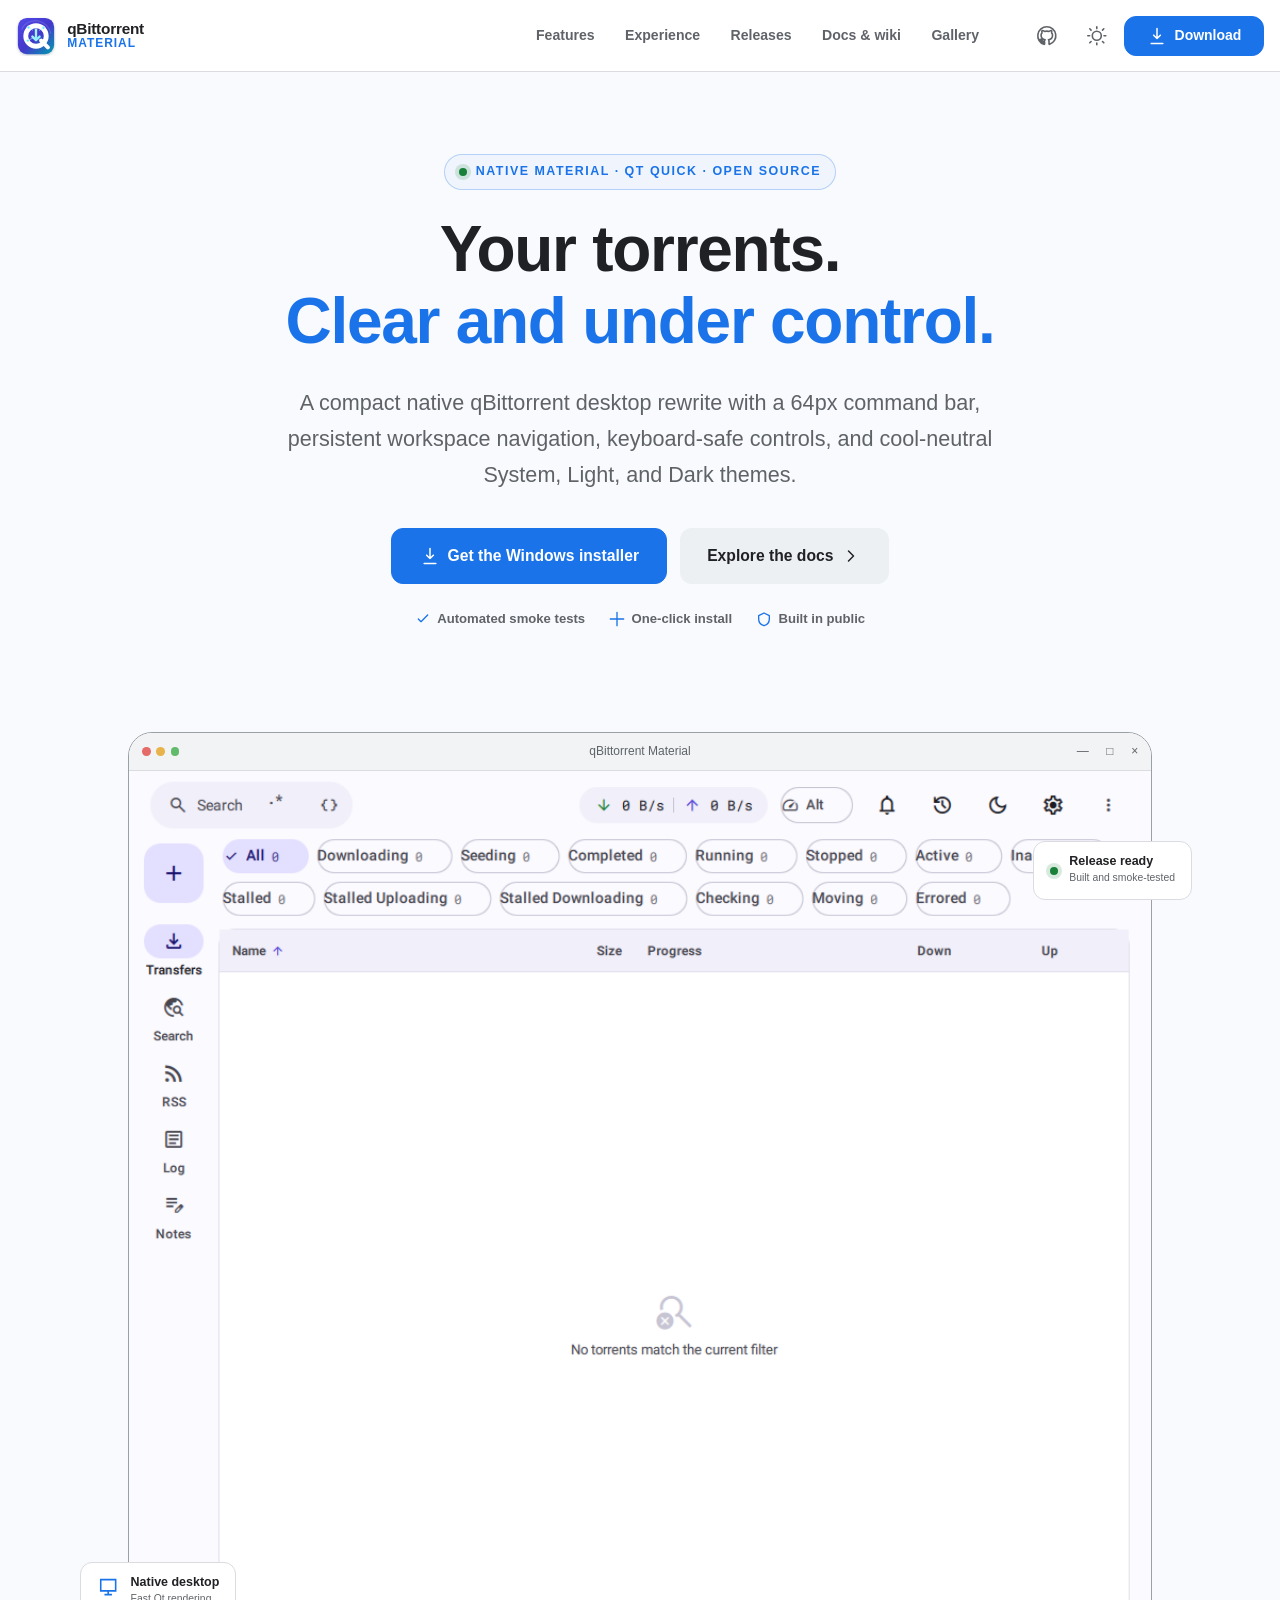
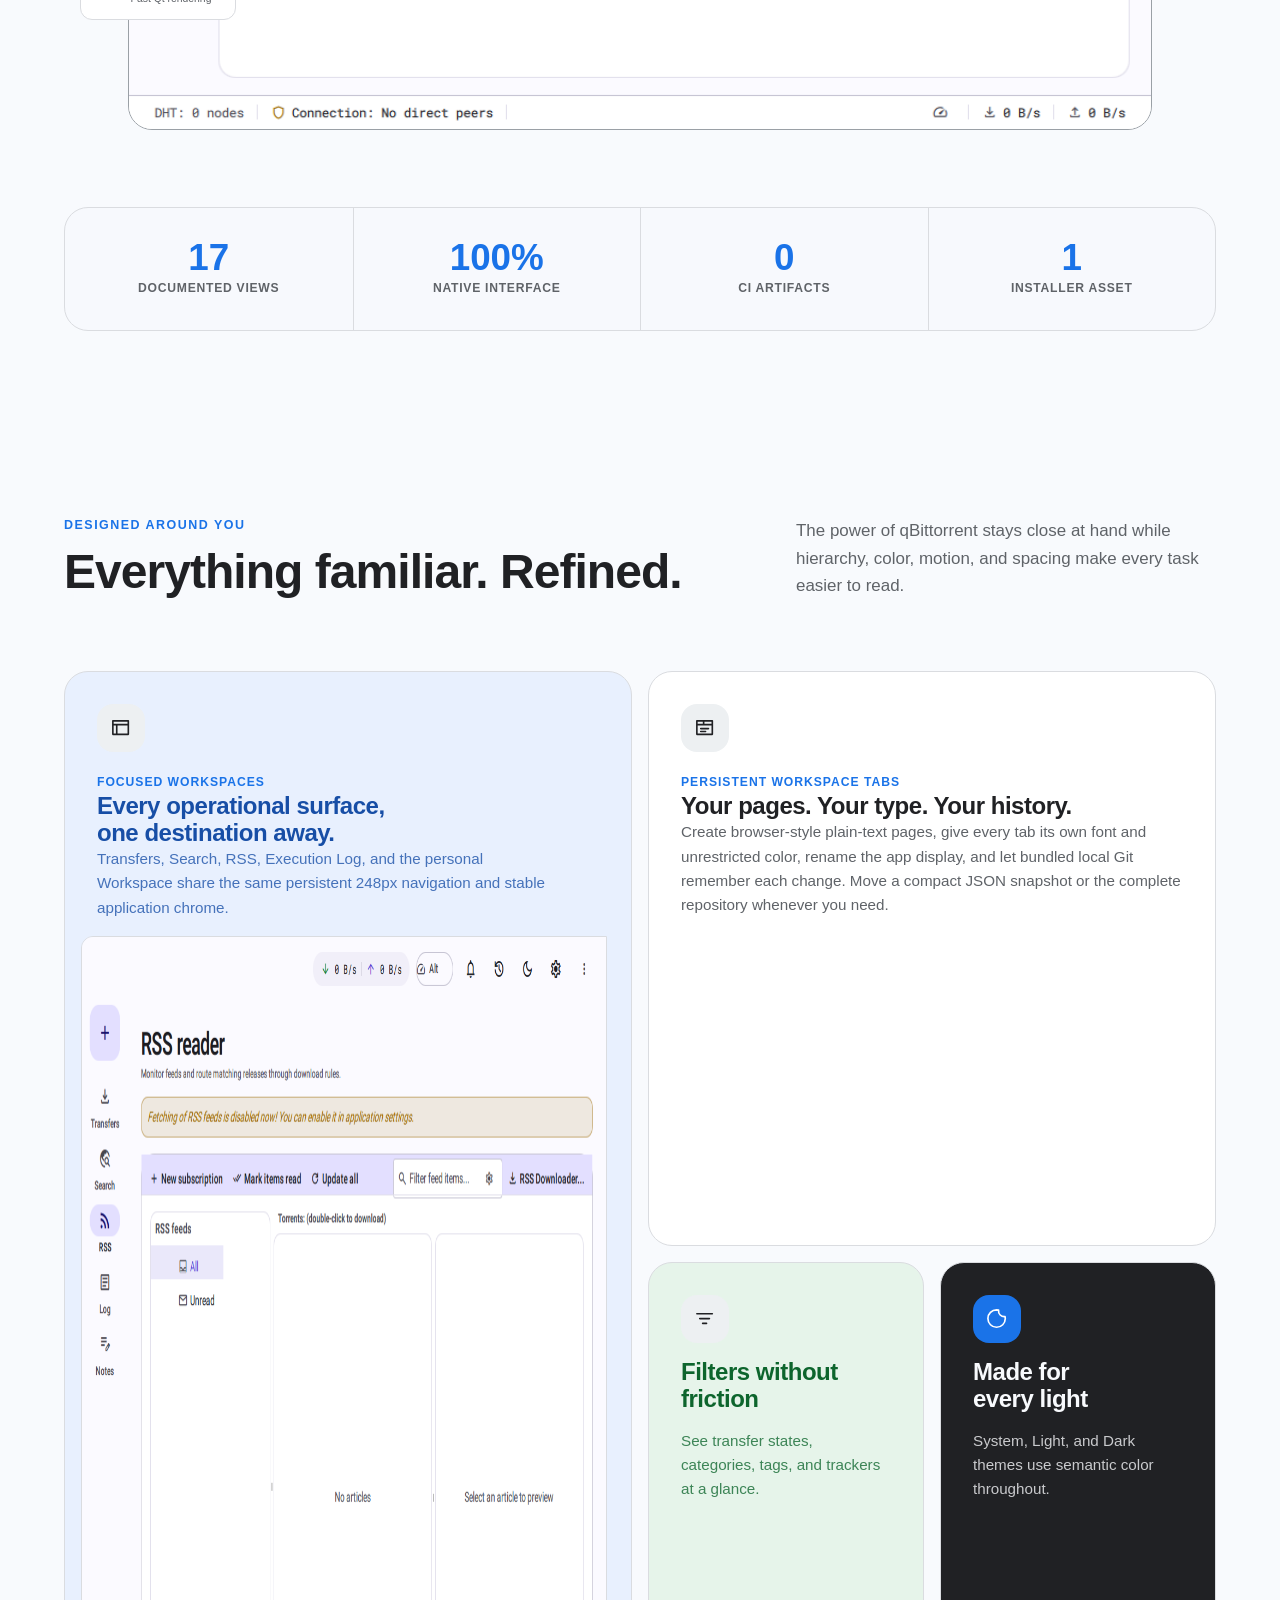
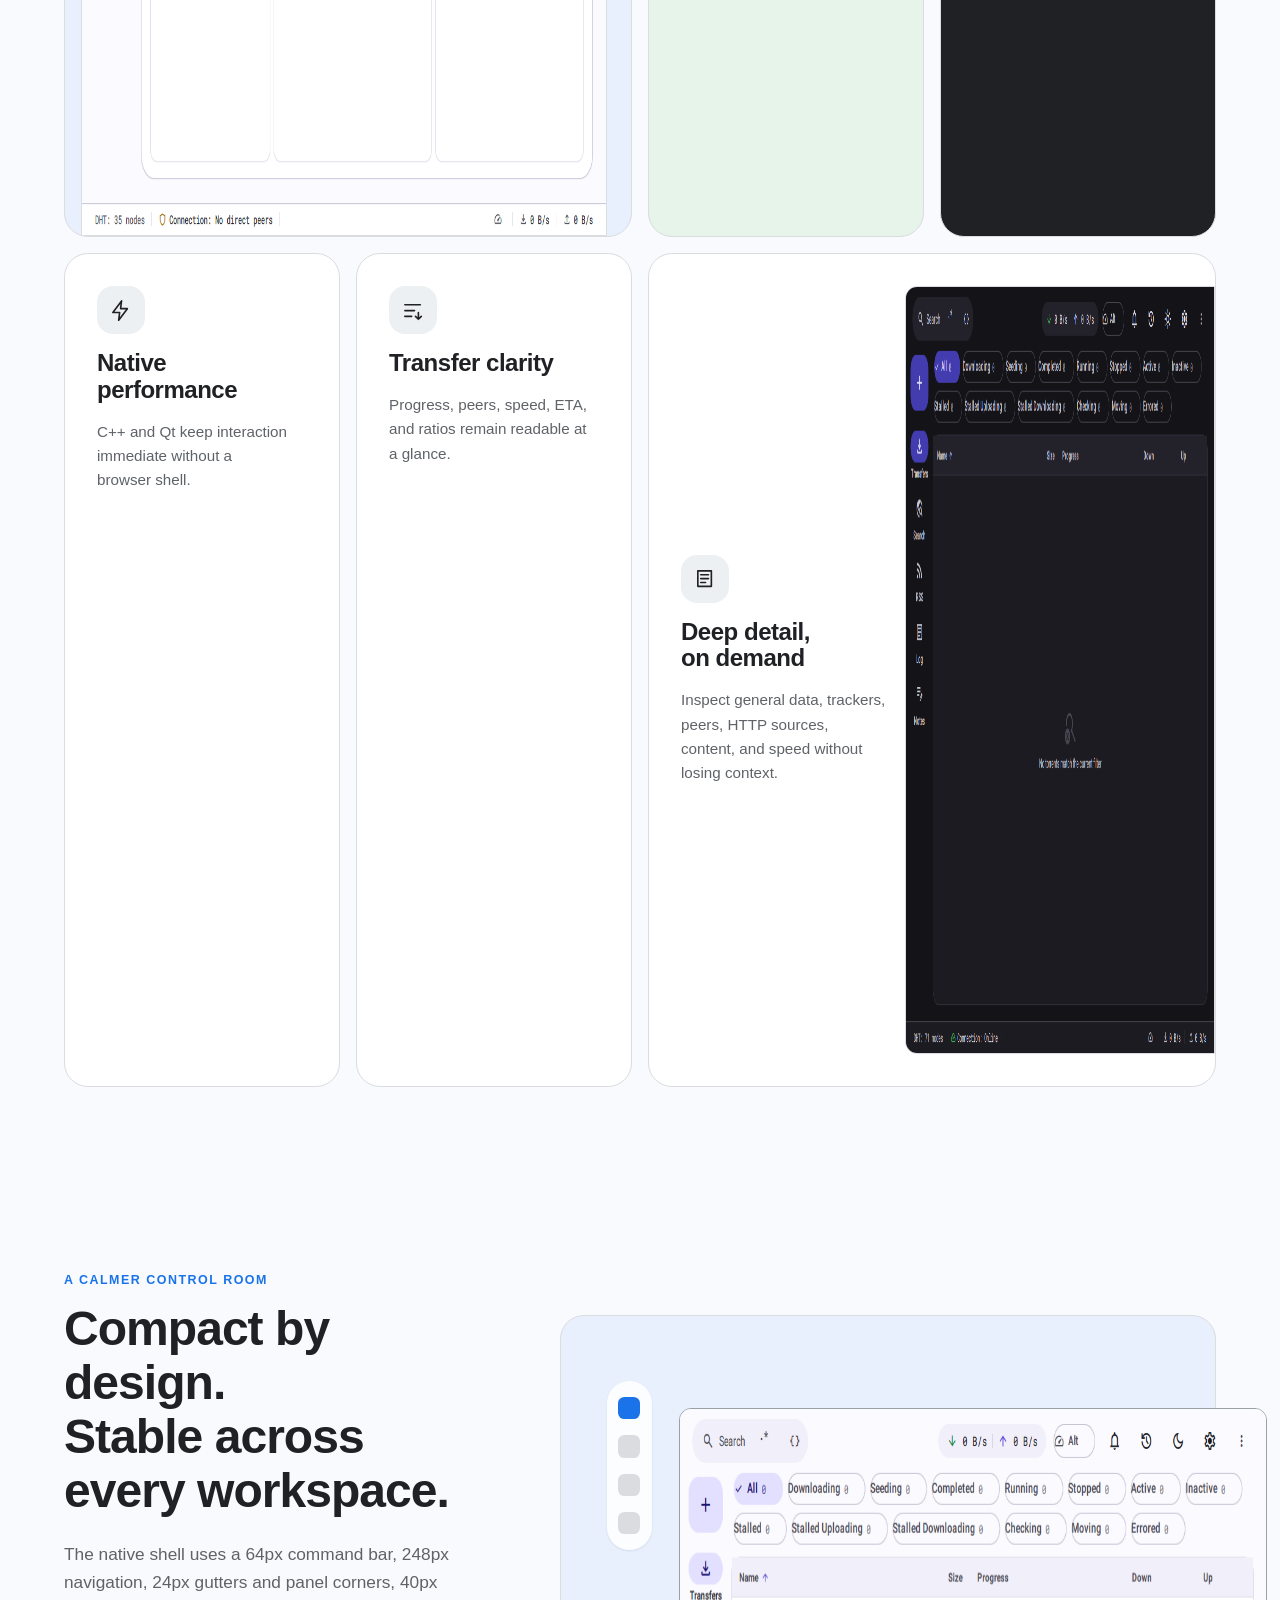
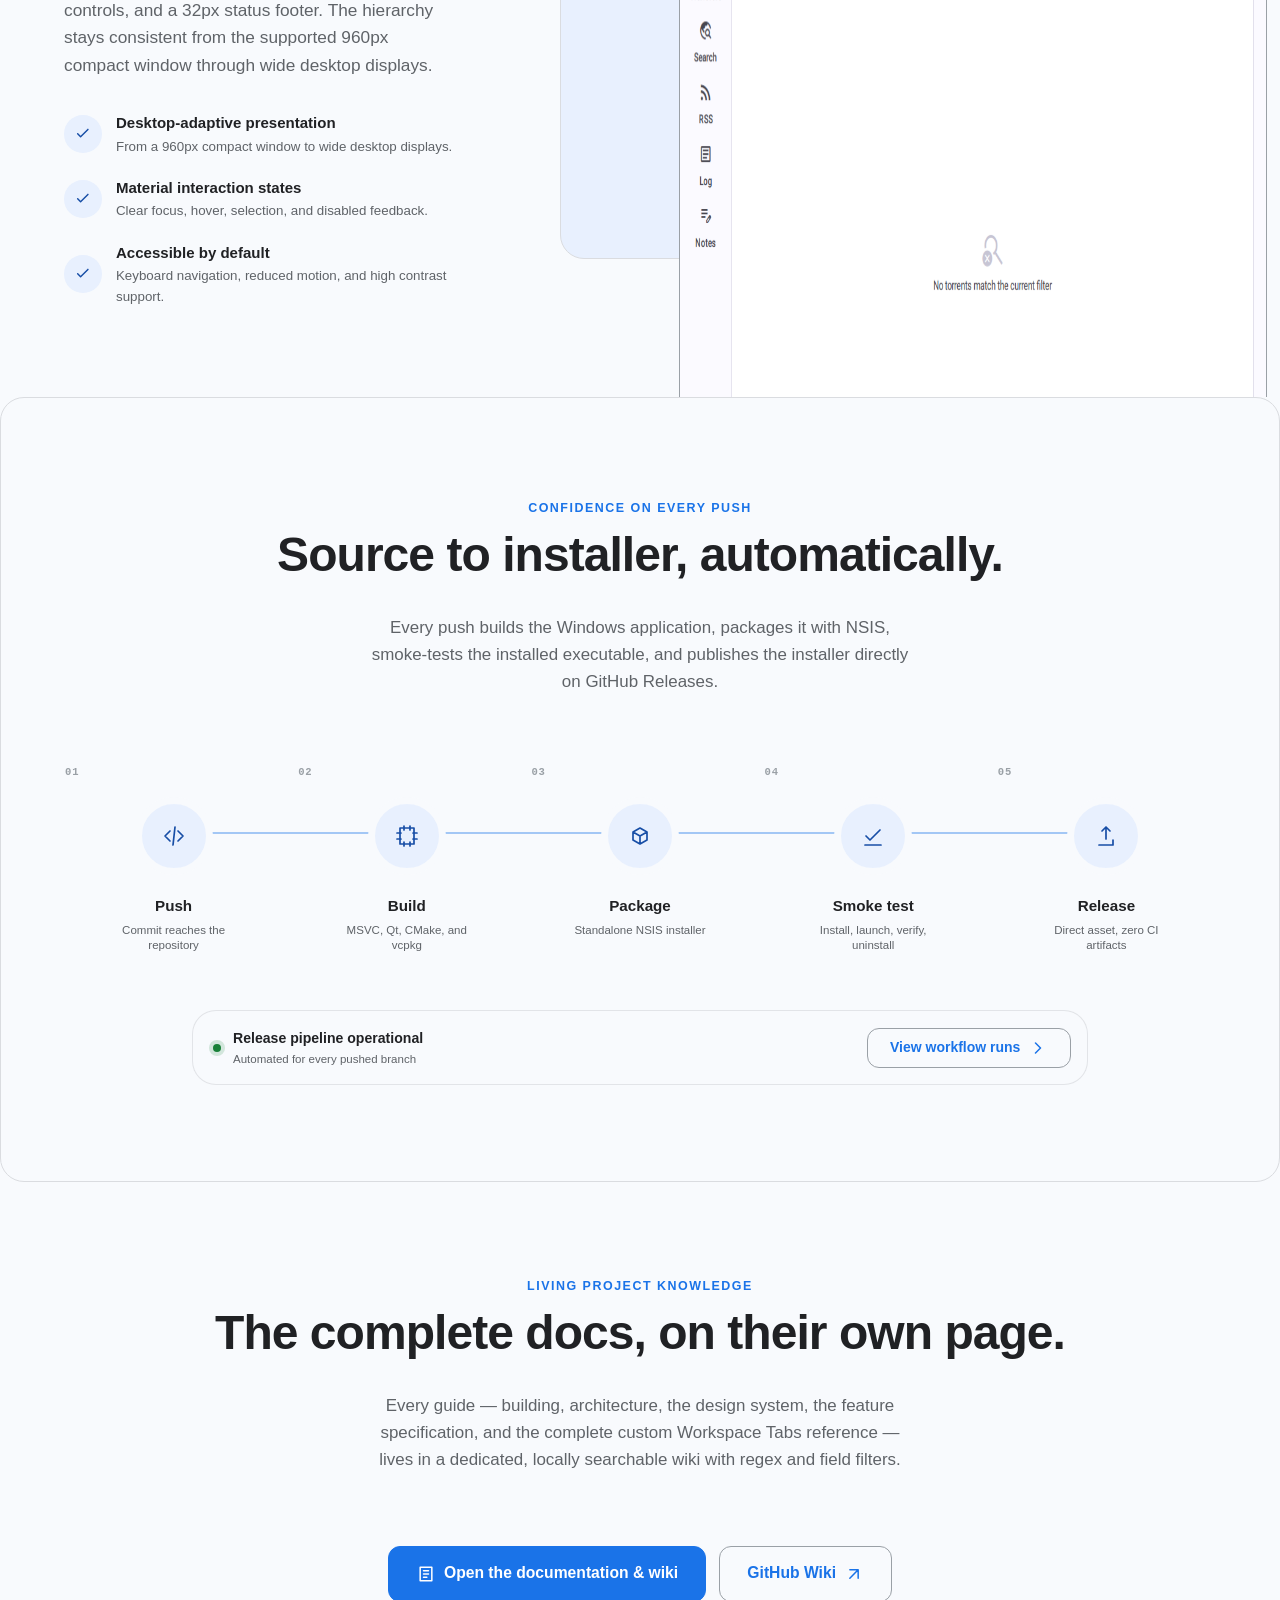
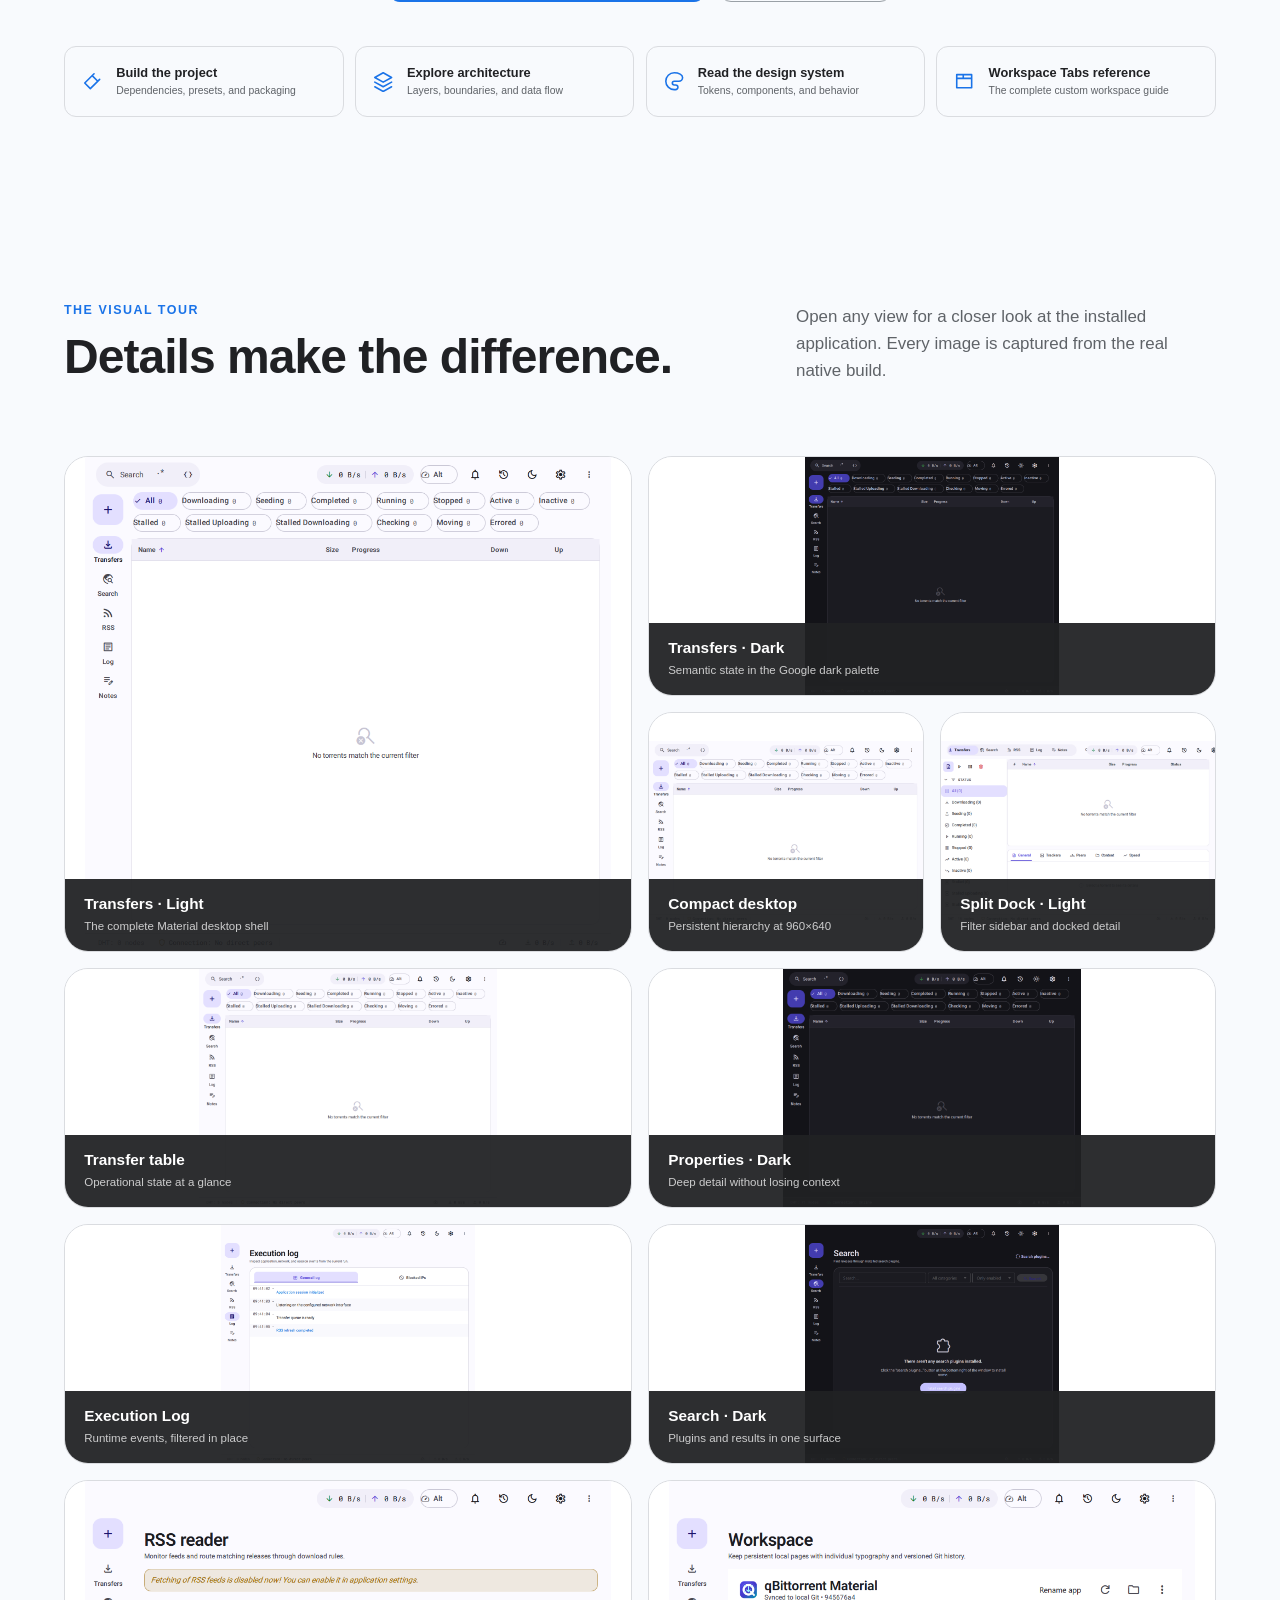
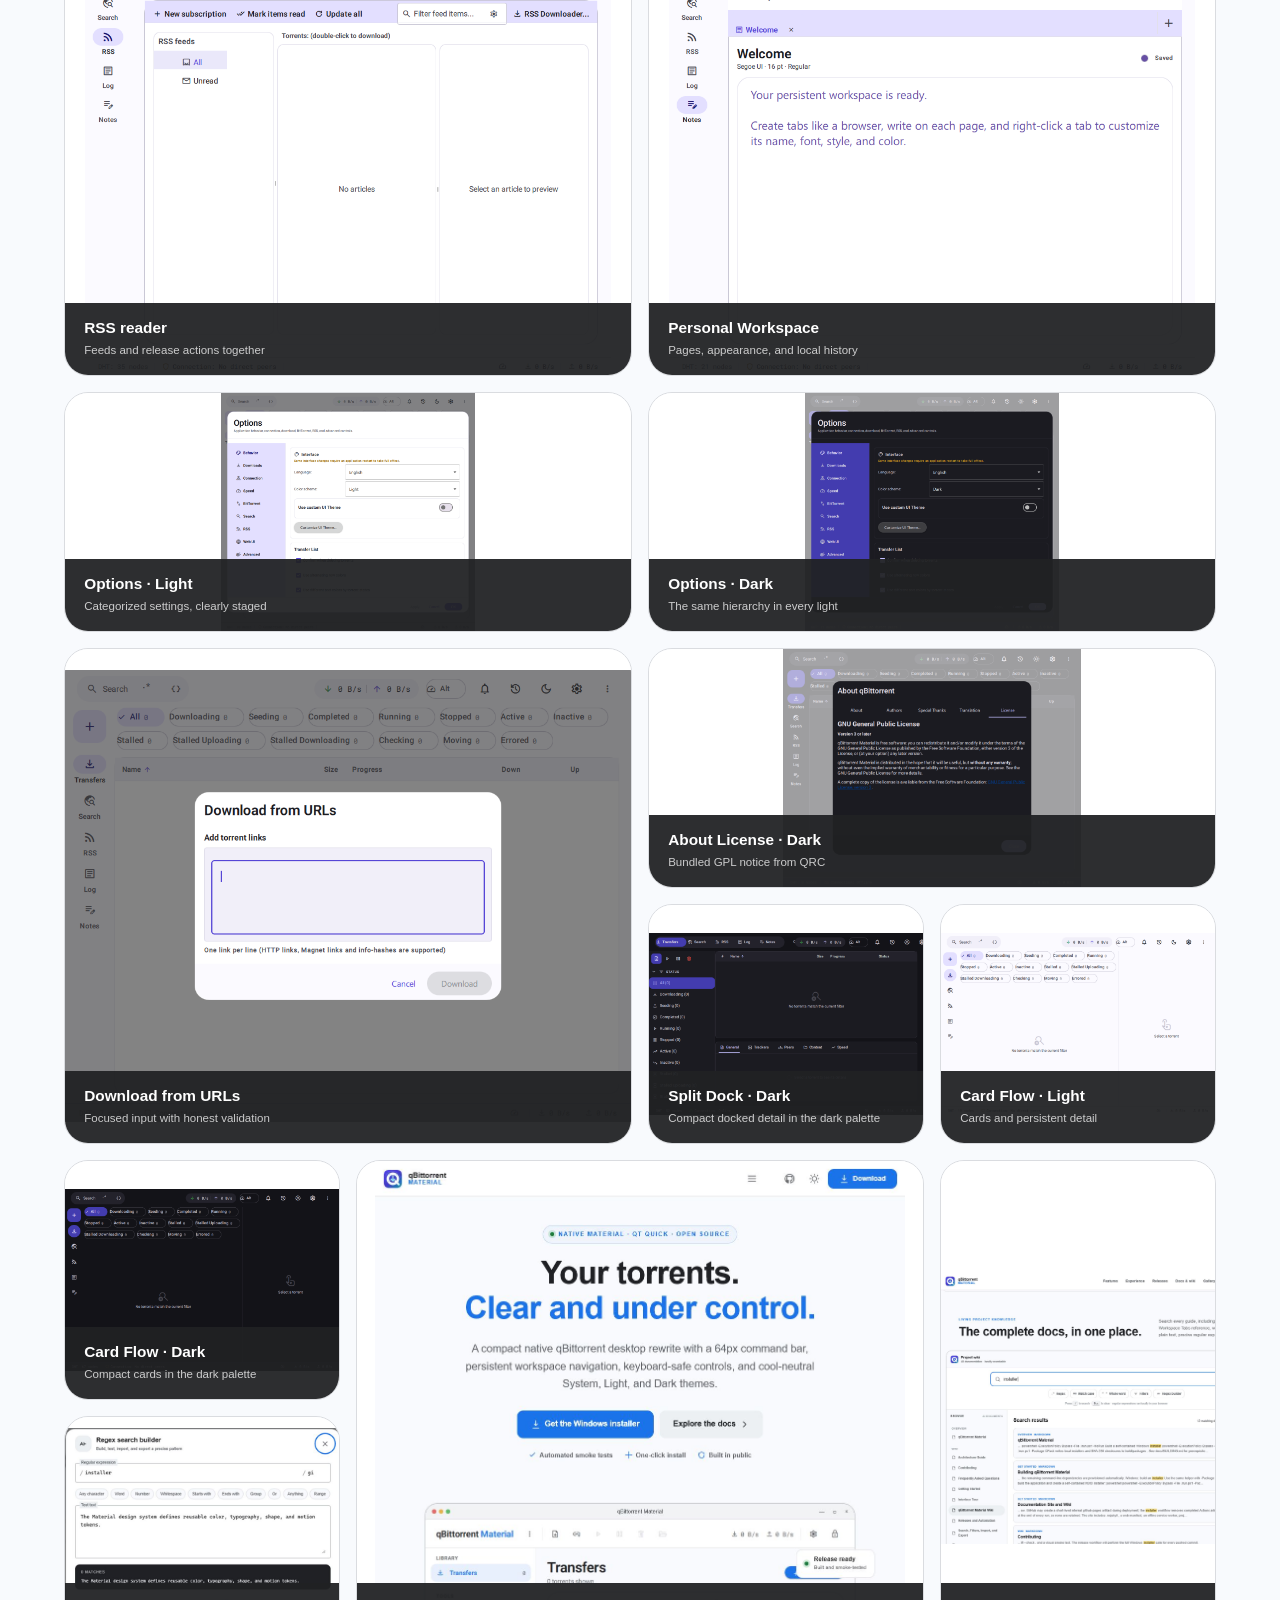
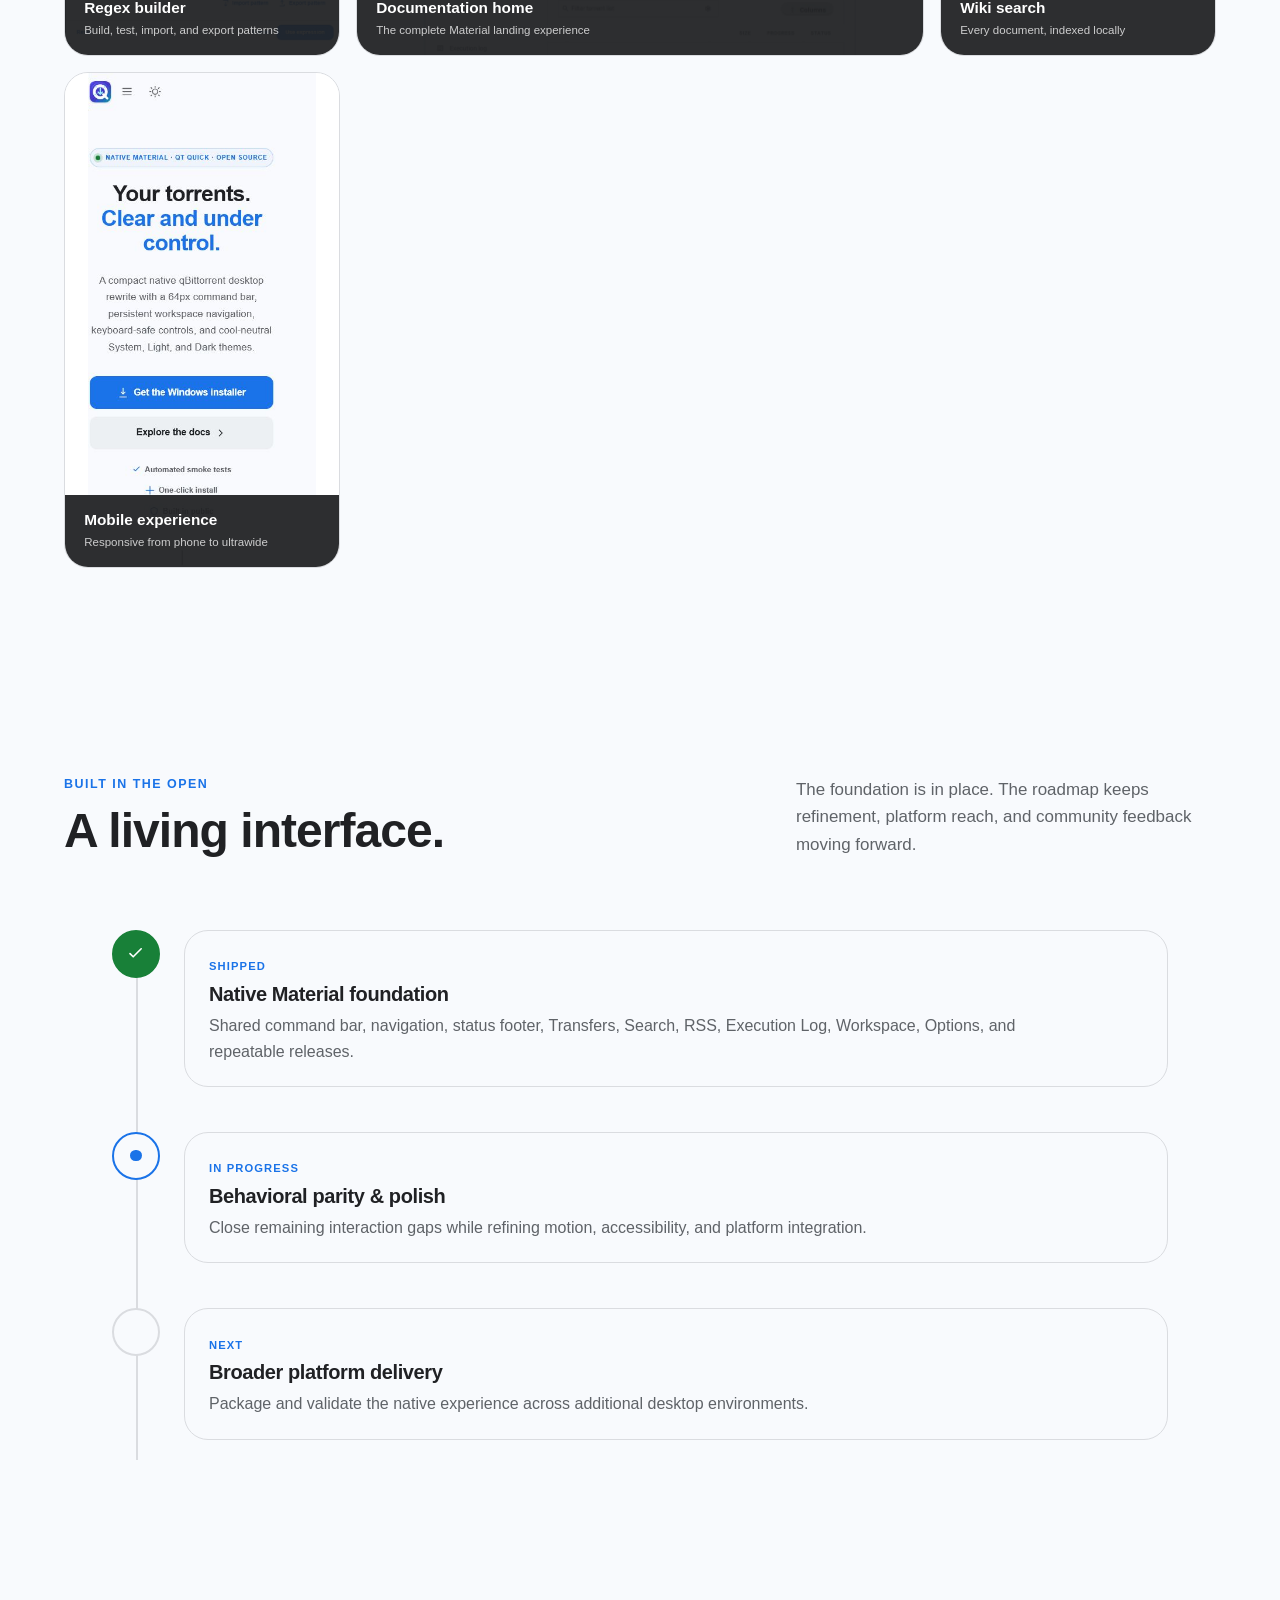
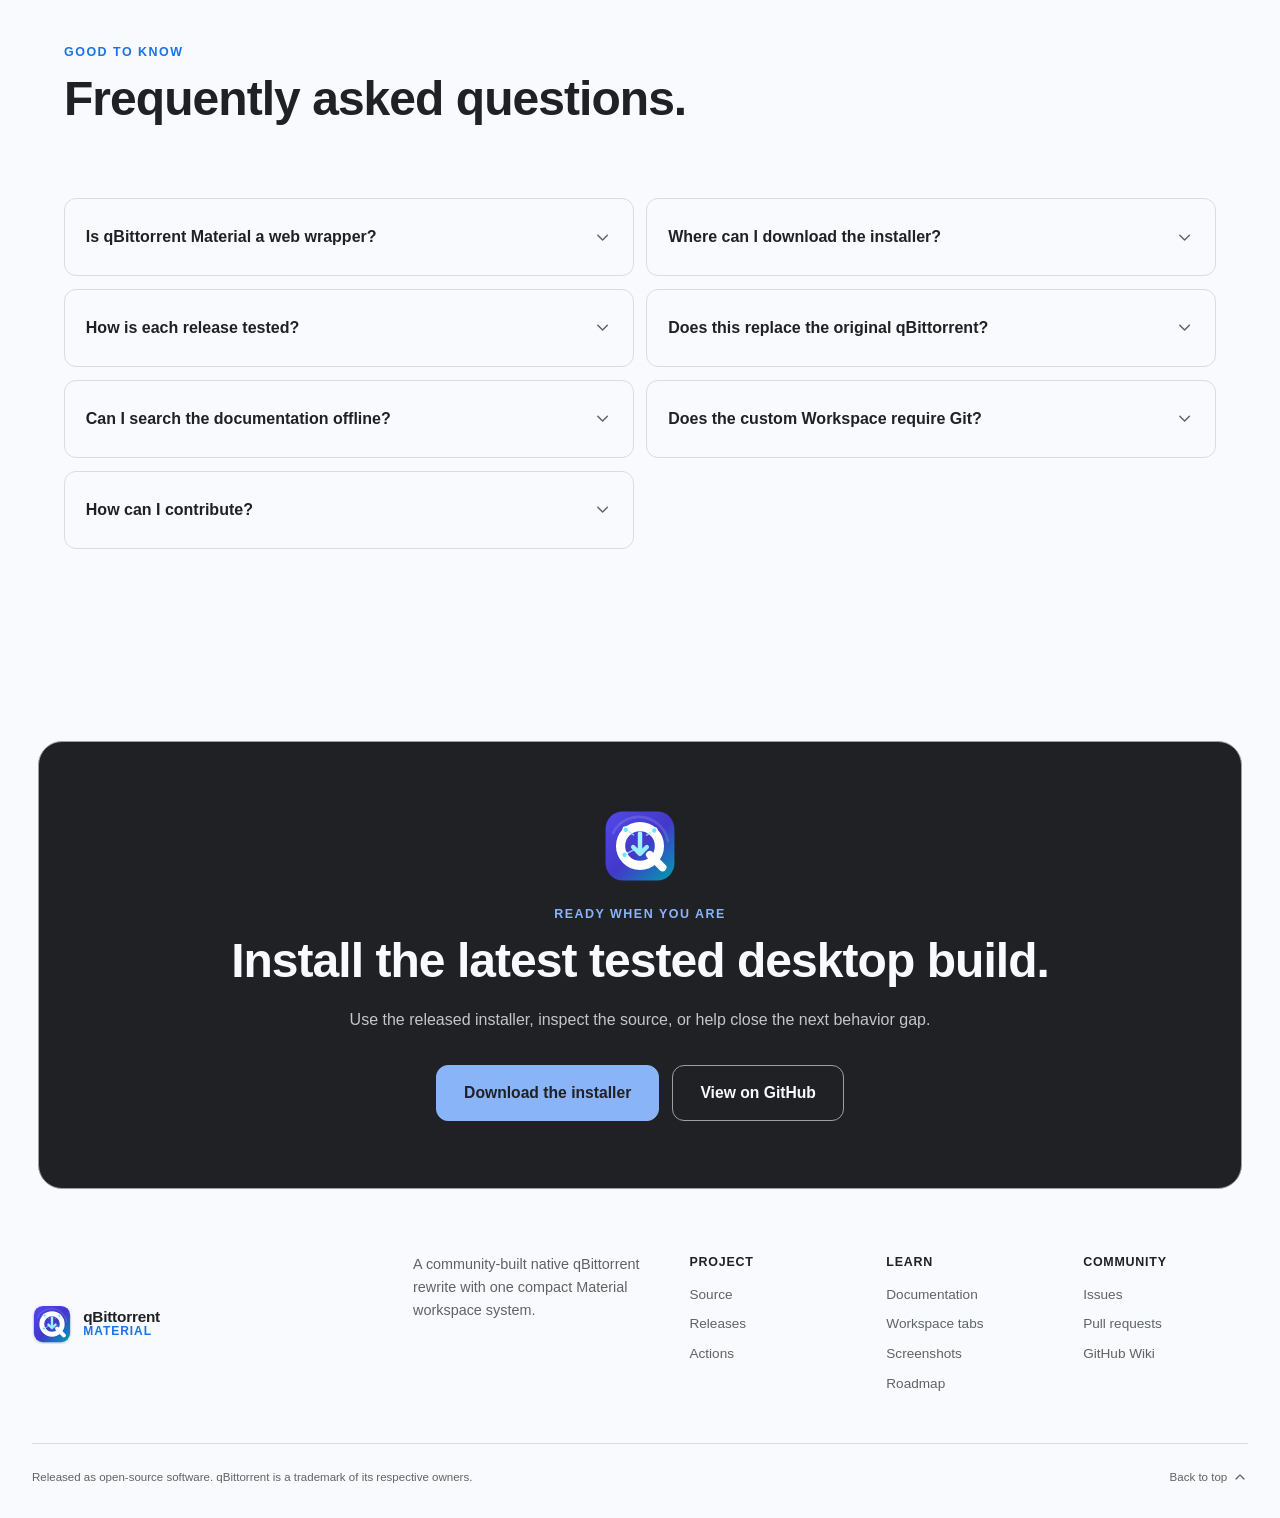
<file: docs/index.html>
<!doctype html>
<html lang="en">
<head>
  <meta charset="utf-8">
  <meta name="viewport" content="width=device-width, initial-scale=1, viewport-fit=cover">
  <meta name="theme-color" content="#1a73e8">
  <meta name="color-scheme" content="light dark">
  <meta name="description" content="qBittorrent Material is a native Qt desktop rewrite with compact Material navigation for Transfers, Search, RSS, Execution Log, Workspace, and Options in System, Light, and Dark themes.">
  <meta name="keywords" content="qBittorrent, Material Design, Qt, C++, BitTorrent, Transfers, Search, RSS, Execution Log, workspace tabs, open source">
  <meta property="og:type" content="website">
  <meta property="og:title" content="qBittorrent Material">
  <meta property="og:description" content="A compact native qBittorrent desktop workspace with persistent navigation, clear operational state, and searchable project documentation.">
  <meta property="og:url" content="https://codingmachineedge.github.io/qbittorrent-material/">
  <meta property="og:image" content="https://codingmachineedge.github.io/qbittorrent-material/images/app/01-main-window.png">
  <meta name="twitter:card" content="summary_large_image">
  <title>qBittorrent Material — Native. Modern. Yours.</title>
  <link rel="canonical" href="https://codingmachineedge.github.io/qbittorrent-material/">
  <link rel="sitemap" type="application/xml" href="sitemap.xml">
  <link rel="icon" type="image/svg+xml" href="assets/logo-mark.svg">
  <link rel="manifest" href="manifest.webmanifest">
  <link rel="stylesheet" href="assets/site.css">
  <script defer src="content.generated.js"></script>
  <script defer src="assets/site.js"></script>
</head>
<body>
  <a class="skip-link" href="#main-content">Skip to content</a>

  <header class="top-app-bar" id="site-header">
    <div class="top-app-bar__inner">
      <a class="brand" href="#home" aria-label="qBittorrent Material home">
        <img class="brand__mark" src="assets/logo-mark.svg" alt="" width="40" height="40">
        <span class="brand__wordmark">
          <strong>qBittorrent</strong>
          <span>Material</span>
        </span>
      </a>

      <button class="icon-button mobile-nav-toggle" id="mobile-nav-toggle" type="button" aria-label="Open navigation" aria-controls="primary-navigation" aria-expanded="false">
        <svg aria-hidden="true" viewBox="0 0 24 24"><path d="M4 6h16M4 12h16M4 18h16"/></svg>
      </button>

      <nav class="primary-navigation" id="primary-navigation" aria-label="Primary navigation">
        <a href="#features">Features</a>
        <a href="#experience">Experience</a>
        <a href="#pipeline">Releases</a>
        <a href="wiki.html">Docs &amp; wiki</a>
        <a href="#gallery">Gallery</a>
      </nav>

      <div class="top-app-bar__actions">
        <a class="icon-button" href="https://github.com/codingmachineedge/qbittorrent-material" aria-label="View source code on GitHub">
          <svg aria-hidden="true" viewBox="0 0 24 24"><path d="M12 2a10 10 0 0 0-3.16 19.49c.5.09.68-.22.68-.48v-1.87c-2.78.6-3.37-1.18-3.37-1.18-.45-1.16-1.11-1.47-1.11-1.47-.91-.62.07-.61.07-.61 1 .07 1.53 1.03 1.53 1.03.9 1.53 2.35 1.09 2.92.83.09-.65.35-1.09.64-1.34-2.22-.25-4.55-1.11-4.55-4.94 0-1.09.39-1.98 1.03-2.68-.1-.25-.45-1.27.1-2.64 0 0 .84-.27 2.75 1.02A9.6 9.6 0 0 1 12 6.82a9.6 9.6 0 0 1 2.5.34c1.91-1.29 2.75-1.02 2.75-1.02.55 1.37.2 2.39.1 2.64.64.7 1.03 1.59 1.03 2.68 0 3.84-2.34 4.69-4.57 4.93.36.31.68.92.68 1.86v2.76c0 .27.18.58.69.48A10 10 0 0 0 12 2Z"/></svg>
        </a>
        <button class="icon-button" id="theme-toggle" type="button" aria-label="Switch color theme" title="Switch color theme">
          <svg class="theme-icon theme-icon--light" aria-hidden="true" viewBox="0 0 24 24"><path d="M12 4V2m0 20v-2M4 12H2m20 0h-2M5.64 5.64 4.22 4.22m15.56 15.56-1.42-1.42m0-12.72 1.42-1.42M4.22 19.78l1.42-1.42M17 12a5 5 0 1 1-10 0 5 5 0 0 1 10 0Z"/></svg>
          <svg class="theme-icon theme-icon--dark" aria-hidden="true" viewBox="0 0 24 24"><path d="M20.6 15.3A9 9 0 0 1 8.7 3.4 9 9 0 1 0 20.6 15.3Z"/></svg>
        </button>
        <a class="button button--filled top-download js-installer-link" href="https://github.com/codingmachineedge/qbittorrent-material/releases" data-installer-label="Download">
          <svg aria-hidden="true" viewBox="0 0 24 24"><path d="M12 3v12m0 0 4-4m-4 4-4-4M5 21h14"/></svg>
          Download
        </a>
      </div>
    </div>
  </header>

  <main id="main-content">
    <section class="hero section" id="home" aria-labelledby="hero-title">
      <div class="hero__glow hero__glow--one" aria-hidden="true"></div>
      <div class="hero__glow hero__glow--two" aria-hidden="true"></div>
      <div class="hero__copy">
        <div class="eyebrow"><span class="eyebrow__dot" aria-hidden="true"></span> Native Material · Qt Quick · Open source</div>
        <h1 id="hero-title">Your torrents.<br><span class="gradient-text">Clear and under control.</span></h1>
        <p class="hero__lede">A compact native qBittorrent desktop rewrite with a 64px command bar, persistent workspace navigation, keyboard-safe controls, and cool-neutral System, Light, and Dark themes.</p>
        <div class="hero__actions">
          <a class="button button--filled button--large js-installer-link" href="https://github.com/codingmachineedge/qbittorrent-material/releases" data-installer-label="Get the Windows installer">
            <svg aria-hidden="true" viewBox="0 0 24 24"><path d="M12 3v12m0 0 4-4m-4 4-4-4M5 21h14"/></svg>
            Get the Windows installer
          </a>
          <a class="button button--tonal button--large" href="wiki.html">
            Explore the docs
            <svg aria-hidden="true" viewBox="0 0 24 24"><path d="m9 18 6-6-6-6"/></svg>
          </a>
        </div>
        <div class="hero__trust" aria-label="Project highlights">
          <span><svg aria-hidden="true" viewBox="0 0 24 24"><path d="m5 12 4 4L19 6"/></svg> Automated smoke tests</span>
          <span><svg aria-hidden="true" viewBox="0 0 24 24"><path d="M12 2v20M2 12h20"/></svg> One-click install</span>
          <span><svg aria-hidden="true" viewBox="0 0 24 24"><path d="M12 3 4 7v5c0 5 3.4 8.7 8 10 4.6-1.3 8-5 8-10V7l-8-4Z"/></svg> Built in public</span>
        </div>
      </div>

      <figure class="app-showcase" aria-labelledby="app-showcase-caption">
        <div class="app-showcase__halo" aria-hidden="true"></div>
        <div class="app-window">
          <div class="app-window__chrome" aria-hidden="true">
            <div class="window-dots"><span></span><span></span><span></span></div>
            <span>qBittorrent Material</span>
            <div class="window-actions"><span>—</span><span>□</span><span>×</span></div>
          </div>
          <img src="images/app/01-main-window.png" width="960" height="900" alt="Light qBittorrent Material Transfers workspace with the command bar, grouped navigation, transfer table, properties, and status footer">
        </div>
        <div class="floating-chip floating-chip--release"><span class="status-dot" aria-hidden="true"></span><strong>Release ready</strong><small>Built and smoke-tested</small></div>
        <div class="floating-chip floating-chip--native"><svg aria-hidden="true" viewBox="0 0 24 24"><path d="M4 5h16v12H4zM8 21h8M12 17v4"/></svg><strong>Native desktop</strong><small>Fast Qt rendering</small></div>
        <figcaption class="sr-only" id="app-showcase-caption">The full qBittorrent Material desktop workspace.</figcaption>
      </figure>

      <div class="hero-stats surface" aria-label="Project facts">
        <div><strong>17</strong><span>documented views</span></div>
        <div><strong>100%</strong><span>native interface</span></div>
        <div><strong>0</strong><span>CI artifacts</span></div>
        <div><strong>1</strong><span>installer asset</span></div>
      </div>
    </section>

    <section class="section section--contained" id="features" aria-labelledby="features-title">
      <div class="section-heading">
        <div><span class="overline">Designed around you</span><h2 id="features-title">Everything familiar. Refined.</h2></div>
        <p>The power of qBittorrent stays close at hand while hierarchy, color, motion, and spacing make every task easier to read.</p>
      </div>
      <div class="bento-grid">
        <article class="feature-card feature-card--wide feature-card--primary">
          <div class="feature-card__icon"><svg aria-hidden="true" viewBox="0 0 24 24"><path d="M4 5h16v14H4zM4 9h16M8 9v10"/></svg></div>
          <div><span class="feature-card__label">Focused workspaces</span><h3>Every operational surface, one destination away.</h3><p>Transfers, Search, RSS, Execution Log, and the personal Workspace share the same persistent 248px navigation and stable application chrome.</p></div>
          <img src="images/app/08-main-workspace.png" width="960" height="900" loading="lazy" alt="RSS reader in the shared qBittorrent Material desktop shell">
        </article>
        <article class="feature-card feature-card--wide">
          <div class="feature-card__icon"><svg aria-hidden="true" viewBox="0 0 24 24"><path d="M4 5h7v4H4zM11 5h9v4h-9zM4 9h16v10H4zM8 13h8m-8 3h5"/></svg></div>
          <div><span class="feature-card__label">Persistent workspace tabs</span><h3>Your pages. Your type. Your history.</h3><p>Create browser-style plain-text pages, give every tab its own font and unrestricted color, rename the app display, and let bundled local Git remember each change. Move a compact JSON snapshot or the complete repository whenever you need.</p></div>
        </article>
        <article class="feature-card feature-card--accent">
          <div class="feature-card__icon"><svg aria-hidden="true" viewBox="0 0 24 24"><path d="M4 7h16M7 12h10M10 17h4"/></svg></div>
          <h3>Filters without friction</h3><p>See transfer states, categories, tags, and trackers at a glance.</p>
        </article>
        <article class="feature-card feature-card--dark">
          <div class="feature-card__icon"><svg aria-hidden="true" viewBox="0 0 24 24"><path d="M12 3a9 9 0 1 0 9 9c0-.7-.08-1.38-.23-2.03A6 6 0 0 1 14.03 3.23 9.08 9.08 0 0 0 12 3Z"/></svg></div>
          <h3>Made for every light</h3><p>System, Light, and Dark themes use semantic color throughout.</p>
        </article>
        <article class="feature-card">
          <div class="feature-card__icon"><svg aria-hidden="true" viewBox="0 0 24 24"><path d="M13 2 4 14h7l-1 8 9-12h-7z"/></svg></div>
          <h3>Native performance</h3><p>C++ and Qt keep interaction immediate without a browser shell.</p>
        </article>
        <article class="feature-card">
          <div class="feature-card__icon"><svg aria-hidden="true" viewBox="0 0 24 24"><path d="M4 6h16M4 12h10M4 18h7M18 14v7m-3-3 3 3 3-3"/></svg></div>
          <h3>Transfer clarity</h3><p>Progress, peers, speed, ETA, and ratios remain readable at a glance.</p>
        </article>
        <article class="feature-card feature-card--wide feature-card--image">
          <div><div class="feature-card__icon"><svg aria-hidden="true" viewBox="0 0 24 24"><path d="M5 4h14v16H5zM8 8h8M8 12h8M8 16h5"/></svg></div><h3>Deep detail, on demand</h3><p>Inspect general data, trackers, peers, HTTP sources, content, and speed without losing context.</p></div>
          <img src="images/app/05-properties-tabs.png" width="960" height="768" loading="lazy" alt="Dark Transfers workspace with the torrent properties region">
        </article>
      </div>
    </section>

    <section class="section experience" id="experience" aria-labelledby="experience-title">
      <div class="experience__copy">
        <span class="overline">A calmer control room</span>
        <h2 id="experience-title">Compact by design.<br>Stable across every workspace.</h2>
        <p>The native shell uses a 64px command bar, 248px navigation, 24px gutters and panel corners, 40px controls, and a 32px status footer. The hierarchy stays consistent from the supported 960px compact window through wide desktop displays.</p>
        <ul class="check-list">
          <li><span><svg aria-hidden="true" viewBox="0 0 24 24"><path d="m5 12 4 4L19 6"/></svg></span><div><strong>Desktop-adaptive presentation</strong><small>From a 960px compact window to wide desktop displays.</small></div></li>
          <li><span><svg aria-hidden="true" viewBox="0 0 24 24"><path d="m5 12 4 4L19 6"/></svg></span><div><strong>Material interaction states</strong><small>Clear focus, hover, selection, and disabled feedback.</small></div></li>
          <li><span><svg aria-hidden="true" viewBox="0 0 24 24"><path d="m5 12 4 4L19 6"/></svg></span><div><strong>Accessible by default</strong><small>Keyboard navigation, reduced motion, and high contrast support.</small></div></li>
        </ul>
      </div>
      <div class="experience__visual">
        <div class="experience__rail"><span class="rail-item rail-item--active"></span><span class="rail-item"></span><span class="rail-item"></span><span class="rail-item"></span></div>
        <img src="images/app/04-transfer-list.png" width="960" height="768" loading="lazy" alt="Transfers workspace with progress, status, peers, speeds, and ETA columns">
      </div>
    </section>

    <section class="section section--contained pipeline" id="pipeline" aria-labelledby="pipeline-title">
      <div class="section-heading section-heading--centered">
        <div><span class="overline">Confidence on every push</span><h2 id="pipeline-title">Source to installer, automatically.</h2></div>
        <p>Every push builds the Windows application, packages it with NSIS, smoke-tests the installed executable, and publishes the installer directly on GitHub Releases.</p>
      </div>
      <ol class="pipeline-track">
        <li><span class="pipeline-step__number">01</span><div class="pipeline-step__icon"><svg aria-hidden="true" viewBox="0 0 24 24"><path d="M8 7 3 12l5 5m8-10 5 5-5 5m-3-14-2 18"/></svg></div><div><strong>Push</strong><small>Commit reaches the repository</small></div></li>
        <li><span class="pipeline-step__number">02</span><div class="pipeline-step__icon"><svg aria-hidden="true" viewBox="0 0 24 24"><path d="M5 4h14v16H5zM9 2v4m6-4v4M9 18v4m6-4v4M2 9h4m-4 6h4m12-6h4m-4 6h4"/></svg></div><div><strong>Build</strong><small>MSVC, Qt, CMake, and vcpkg</small></div></li>
        <li><span class="pipeline-step__number">03</span><div class="pipeline-step__icon"><svg aria-hidden="true" viewBox="0 0 24 24"><path d="M5 8 12 4l7 4-7 4zM5 8v8l7 4 7-4V8M12 12v8"/></svg></div><div><strong>Package</strong><small>Standalone NSIS installer</small></div></li>
        <li><span class="pipeline-step__number">04</span><div class="pipeline-step__icon"><svg aria-hidden="true" viewBox="0 0 24 24"><path d="m5 12 4 4L19 6M4 21h16"/></svg></div><div><strong>Smoke test</strong><small>Install, launch, verify, uninstall</small></div></li>
        <li><span class="pipeline-step__number">05</span><div class="pipeline-step__icon"><svg aria-hidden="true" viewBox="0 0 24 24"><path d="M12 3v12m0-12 4 4m-4-4L8 7M5 21h14v-5"/></svg></div><div><strong>Release</strong><small>Direct asset, zero CI artifacts</small></div></li>
      </ol>
      <div class="pipeline-callout surface">
        <div><span class="status-dot"></span><strong>Release pipeline operational</strong><small>Automated for every pushed branch</small></div>
        <a class="button button--outlined" href="https://github.com/codingmachineedge/qbittorrent-material/actions">View workflow runs <svg aria-hidden="true" viewBox="0 0 24 24"><path d="m9 18 6-6-6-6"/></svg></a>
      </div>
    </section>

    <section class="section section--contained wiki-cta" id="wiki" aria-labelledby="wiki-title">
      <div class="section-heading section-heading--centered">
        <div><span class="overline">Living project knowledge</span><h2 id="wiki-title">The complete docs, on their own page.</h2></div>
        <p>Every guide — building, architecture, the design system, the feature specification, and the complete custom Workspace Tabs reference — lives in a dedicated, locally searchable wiki with regex and field filters.</p>
      </div>
      <div class="wiki-cta__actions">
        <a class="button button--filled button--large" href="wiki.html">
          <svg aria-hidden="true" viewBox="0 0 24 24"><path d="M5 4h14v16H5zM9 8h6m-6 4h6m-6 4h4"/></svg>
          Open the documentation &amp; wiki
        </a>
        <a class="button button--outlined button--large" href="https://github.com/codingmachineedge/qbittorrent-material/wiki">
          GitHub Wiki
          <svg aria-hidden="true" viewBox="0 0 24 24"><path d="M7 17 17 7M7 7h10v10"/></svg>
        </a>
      </div>
      <div class="wiki-cta__grid">
        <a href="wiki.html#wiki/building"><svg aria-hidden="true" viewBox="0 0 24 24"><path d="M14 4 4 14l6 6L20 10M12 6l6 6"/></svg><span><strong>Build the project</strong><small>Dependencies, presets, and packaging</small></span></a>
        <a href="wiki.html#wiki/architecture"><svg aria-hidden="true" viewBox="0 0 24 24"><path d="M12 3 3 8l9 5 9-5zM3 13l9 5 9-5M3 18l9 5 9-5"/></svg><span><strong>Explore architecture</strong><small>Layers, boundaries, and data flow</small></span></a>
        <a href="wiki.html#wiki/design-system"><svg aria-hidden="true" viewBox="0 0 24 24"><path d="M12 3a9 9 0 0 0 0 18h1.5a2.5 2.5 0 0 0 0-5H12a2 2 0 0 1 0-4h5a4 4 0 0 0 4-4c0-2.76-4.03-5-9-5Z"/></svg><span><strong>Read the design system</strong><small>Tokens, components, and behavior</small></span></a>
        <a href="wiki.html#wiki/wiki-workspace-tabs"><svg aria-hidden="true" viewBox="0 0 24 24"><path d="M4 5h7v4H4zM11 5h9v4h-9zM4 9h16v10H4z"/></svg><span><strong>Workspace Tabs reference</strong><small>The complete custom workspace guide</small></span></a>
      </div>
    </section>

    <section class="section section--contained gallery" id="gallery" aria-labelledby="gallery-title">
      <div class="section-heading">
        <div><span class="overline">The visual tour</span><h2 id="gallery-title">Details make the difference.</h2></div>
        <p>Open any view for a closer look at the installed application. Every image is captured from the real native build.</p>
      </div>
      <div class="gallery-grid">
        <button class="gallery-card gallery-card--hero" type="button" data-lightbox="images/app/01-main-window.png" data-caption="Transfers · Light — the complete 64px / 248px / 32px desktop shell">
          <img src="images/app/01-main-window.png" width="960" height="900" loading="lazy" alt="Light Transfers workspace in the complete qBittorrent Material shell">
          <span><strong>Transfers · Light</strong><small>The complete Material desktop shell</small></span><i aria-hidden="true"><svg viewBox="0 0 24 24"><path d="M8 3H3v5m13-5h5v5M3 16v5h5m13-5v5h-5"/></svg></i>
        </button>
        <button class="gallery-card gallery-card--wide" type="button" data-lightbox="images/app/02-toolbar-and-filter.png" data-caption="Transfers · Dark — the same command bar, navigation, and state hierarchy">
          <img src="images/app/02-toolbar-and-filter.png" width="960" height="900" loading="lazy" alt="Dark Transfers workspace with command bar and filters">
          <span><strong>Transfers · Dark</strong><small>Semantic state in the Google dark palette</small></span><i aria-hidden="true"><svg viewBox="0 0 24 24"><path d="M8 3H3v5m13-5h5v5M3 16v5h5m13-5v5h-5"/></svg></i>
        </button>
        <button class="gallery-card" type="button" data-lightbox="images/app/03-filter-sidebar.png" data-caption="Compact Transfers shell — persistent navigation at the 960×640 capture target">
          <img src="images/app/03-filter-sidebar.png" width="960" height="640" loading="lazy" alt="Compact 960 by 640 Transfers shell">
          <span><strong>Compact desktop</strong><small>Persistent hierarchy at 960×640</small></span><i aria-hidden="true"><svg viewBox="0 0 24 24"><path d="M8 3H3v5m13-5h5v5M3 16v5h5m13-5v5h-5"/></svg></i>
        </button>
        <button class="gallery-card gallery-card--wide" type="button" data-lightbox="images/app/04-transfer-list.png" data-caption="Transfers — filters, actions, progress, speed, peers, and ETA in one workspace">
          <img src="images/app/04-transfer-list.png" width="960" height="768" loading="lazy" alt="Transfers table with torrent status columns and filters">
          <span><strong>Transfer table</strong><small>Operational state at a glance</small></span><i aria-hidden="true"><svg viewBox="0 0 24 24"><path d="M8 3H3v5m13-5h5v5M3 16v5h5m13-5v5h-5"/></svg></i>
        </button>
        <button class="gallery-card gallery-card--wide" type="button" data-lightbox="images/app/05-properties-tabs.png" data-caption="Transfers properties · Dark — detail stays attached to the selected torrent">
          <img src="images/app/05-properties-tabs.png" width="960" height="768" loading="lazy" alt="Dark Transfers workspace with torrent properties">
          <span><strong>Properties · Dark</strong><small>Deep detail without losing context</small></span><i aria-hidden="true"><svg viewBox="0 0 24 24"><path d="M8 3H3v5m13-5h5v5M3 16v5h5m13-5v5h-5"/></svg></i>
        </button>
        <button class="gallery-card gallery-card--wide" type="button" data-lightbox="images/app/06-statusbar.png" data-caption="Execution Log — timestamped runtime messages with text and level filters">
          <img src="images/app/06-statusbar.png" width="960" height="900" loading="lazy" alt="Execution Log workspace in Light mode">
          <span><strong>Execution Log</strong><small>Runtime events, filtered in place</small></span><i aria-hidden="true"><svg viewBox="0 0 24 24"><path d="M8 3H3v5m13-5h5v5M3 16v5h5m13-5v5h-5"/></svg></i>
        </button>
        <button class="gallery-card gallery-card--wide" type="button" data-lightbox="images/app/07-navigation-and-toolbar.png" data-caption="Search · Dark — query, plugin scope, result filters, and download actions">
          <img src="images/app/07-navigation-and-toolbar.png" width="960" height="900" loading="lazy" alt="Search workspace in Dark mode">
          <span><strong>Search · Dark</strong><small>Plugins and results in one surface</small></span><i aria-hidden="true"><svg viewBox="0 0 24 24"><path d="M8 3H3v5m13-5h5v5M3 16v5h5m13-5v5h-5"/></svg></i>
        </button>
        <button class="gallery-card gallery-card--hero" type="button" data-lightbox="images/app/08-main-workspace.png" data-caption="RSS reader — feeds, articles, and automation context in the shared shell">
          <img src="images/app/08-main-workspace.png" width="960" height="900" loading="lazy" alt="RSS reader workspace in Light mode">
          <span><strong>RSS reader</strong><small>Feeds and release actions together</small></span><i aria-hidden="true"><svg viewBox="0 0 24 24"><path d="M8 3H3v5m13-5h5v5M3 16v5h5m13-5v5h-5"/></svg></i>
        </button>
        <button class="gallery-card gallery-card--hero" type="button" data-lightbox="images/app/09-custom-workspace-tabs.png" data-caption="Personal Workspace — persistent browser-style pages with local history">
          <img src="images/app/09-custom-workspace-tabs.png" width="960" height="900" loading="lazy" alt="Persistent personal Workspace in Light mode">
          <span><strong>Personal Workspace</strong><small>Pages, appearance, and local history</small></span><i aria-hidden="true"><svg viewBox="0 0 24 24"><path d="M8 3H3v5m13-5h5v5M3 16v5h5m13-5v5h-5"/></svg></i>
        </button>
        <button class="gallery-card gallery-card--wide" type="button" data-lightbox="images/app/10-tab-context-menu.png" data-caption="Options · Light — categorized settings with staged Apply and Cancel actions">
          <img src="images/app/10-tab-context-menu.png" width="960" height="900" loading="lazy" alt="Options dialog in Light mode">
          <span><strong>Options · Light</strong><small>Categorized settings, clearly staged</small></span><i aria-hidden="true"><svg viewBox="0 0 24 24"><path d="M8 3H3v5m13-5h5v5M3 16v5h5m13-5v5h-5"/></svg></i>
        </button>
        <button class="gallery-card gallery-card--wide" type="button" data-lightbox="images/app/11-tab-typography-color.png" data-caption="Options · Dark — the complete settings hierarchy in the dark palette">
          <img src="images/app/11-tab-typography-color.png" width="960" height="900" loading="lazy" alt="Options dialog in Dark mode">
          <span><strong>Options · Dark</strong><small>The same hierarchy in every light</small></span><i aria-hidden="true"><svg viewBox="0 0 24 24"><path d="M8 3H3v5m13-5h5v5M3 16v5h5m13-5v5h-5"/></svg></i>
        </button>
        <button class="gallery-card gallery-card--hero" type="button" data-lightbox="images/app/12-workspace-portability.png" data-caption="Download from URLs — magnet links and supported URLs in a focused dialog">
          <img src="images/app/12-workspace-portability.png" width="960" height="768" loading="lazy" alt="Download from URLs dialog in Light mode">
          <span><strong>Download from URLs</strong><small>Focused input with honest validation</small></span><i aria-hidden="true"><svg viewBox="0 0 24 24"><path d="M8 3H3v5m13-5h5v5M3 16v5h5m13-5v5h-5"/></svg></i>
        </button>
        <button class="gallery-card gallery-card--wide" type="button" data-lightbox="images/app/13-restored-workspace.png" data-caption="About License · Dark — bundled GPL notice loaded from QRC">
          <img src="images/app/13-restored-workspace.png" width="960" height="768" loading="lazy" alt="About License dialog with the GPL notice in Dark mode">
          <span><strong>About License · Dark</strong><small>Bundled GPL notice from QRC</small></span><i aria-hidden="true"><svg viewBox="0 0 24 24"><path d="M8 3H3v5m13-5h5v5M3 16v5h5m13-5v5h-5"/></svg></i>
        </button>
        <button class="gallery-card" type="button" data-lightbox="images/app/14-split-dock-compact.png" data-caption="Split Dock · Light — compact hierarchy with filter sidebar and properties dock">
          <img src="images/app/14-split-dock-compact.png" width="960" height="640" loading="lazy" alt="Compact Split Dock Transfers layout in Light mode">
          <span><strong>Split Dock · Light</strong><small>Filter sidebar and docked detail</small></span><i aria-hidden="true"><svg viewBox="0 0 24 24"><path d="M8 3H3v5m13-5h5v5M3 16v5h5m13-5v5h-5"/></svg></i>
        </button>
        <button class="gallery-card" type="button" data-lightbox="images/app/15-split-dock-dark-compact.png" data-caption="Split Dock · Dark — compact hierarchy with filter sidebar and properties dock">
          <img src="images/app/15-split-dock-dark-compact.png" width="960" height="640" loading="lazy" alt="Compact Split Dock Transfers layout in Dark mode">
          <span><strong>Split Dock · Dark</strong><small>Compact docked detail in the dark palette</small></span><i aria-hidden="true"><svg viewBox="0 0 24 24"><path d="M8 3H3v5m13-5h5v5M3 16v5h5m13-5v5h-5"/></svg></i>
        </button>
        <button class="gallery-card" type="button" data-lightbox="images/app/16-card-flow-compact.png" data-caption="Card Flow · Light — compact cards with a persistent detail panel">
          <img src="images/app/16-card-flow-compact.png" width="960" height="640" loading="lazy" alt="Compact Card Flow Transfers layout in Light mode">
          <span><strong>Card Flow · Light</strong><small>Cards and persistent detail</small></span><i aria-hidden="true"><svg viewBox="0 0 24 24"><path d="M8 3H3v5m13-5h5v5M3 16v5h5m13-5v5h-5"/></svg></i>
        </button>
        <button class="gallery-card" type="button" data-lightbox="images/app/17-card-flow-dark-compact.png" data-caption="Card Flow · Dark — compact cards with a persistent detail panel">
          <img src="images/app/17-card-flow-dark-compact.png" width="960" height="640" loading="lazy" alt="Compact Card Flow Transfers layout in Dark mode">
          <span><strong>Card Flow · Dark</strong><small>Compact cards in the dark palette</small></span><i aria-hidden="true"><svg viewBox="0 0 24 24"><path d="M8 3H3v5m13-5h5v5M3 16v5h5m13-5v5h-5"/></svg></i>
        </button>
        <button class="gallery-card gallery-card--hero" type="button" data-lightbox="images/site/01-landing-desktop.png" data-caption="Material landing page — the project, release path, and app at a glance">
          <img src="images/site/01-landing-desktop.png" width="1071" height="1000" loading="lazy" alt="qBittorrent Material documentation landing page on desktop">
          <span><strong>Documentation home</strong><small>The complete Material landing experience</small></span><i aria-hidden="true"><svg viewBox="0 0 24 24"><path d="M8 3H3v5m13-5h5v5M3 16v5h5m13-5v5h-5"/></svg></i>
        </button>
        <button class="gallery-card gallery-card--tall" type="button" data-lightbox="images/site/02-wiki-search.png" data-caption="Embedded wiki search — the complete locally indexed corpus">
          <img src="images/site/02-wiki-search.png" width="1384" height="1370" loading="lazy" alt="Embedded documentation wiki showing highlighted installer search results">
          <span><strong>Wiki search</strong><small>Every document, indexed locally</small></span><i aria-hidden="true"><svg viewBox="0 0 24 24"><path d="M8 3H3v5m13-5h5v5M3 16v5h5m13-5v5h-5"/></svg></i>
        </button>
        <button class="gallery-card" type="button" data-lightbox="images/site/03-regex-builder.png" data-caption="Regex builder — token palette, flags, live matches, and import/export">
          <img src="images/site/03-regex-builder.png" width="720" height="570" loading="lazy" alt="Regex builder dialog with live highlighted matches">
          <span><strong>Regex builder</strong><small>Build, test, import, and export patterns</small></span><i aria-hidden="true"><svg viewBox="0 0 24 24"><path d="M8 3H3v5m13-5h5v5M3 16v5h5m13-5v5h-5"/></svg></i>
        </button>
        <button class="gallery-card gallery-card--tall" type="button" data-lightbox="images/site/04-mobile-landing.png" data-caption="Responsive mobile landing page — the same Material hierarchy on a narrow screen">
          <img src="images/site/04-mobile-landing.png" width="390" height="844" loading="lazy" alt="qBittorrent Material documentation landing page on mobile">
          <span><strong>Mobile experience</strong><small>Responsive from phone to ultrawide</small></span><i aria-hidden="true"><svg viewBox="0 0 24 24"><path d="M8 3H3v5m13-5h5v5M3 16v5h5m13-5v5h-5"/></svg></i>
        </button>
      </div>
    </section>

    <section class="section section--contained roadmap" id="roadmap" aria-labelledby="roadmap-title">
      <div class="section-heading">
        <div><span class="overline">Built in the open</span><h2 id="roadmap-title">A living interface.</h2></div>
        <p>The foundation is in place. The roadmap keeps refinement, platform reach, and community feedback moving forward.</p>
      </div>
      <ol class="roadmap-list">
        <li class="roadmap-item roadmap-item--done"><span class="roadmap-marker"><svg aria-hidden="true" viewBox="0 0 24 24"><path d="m5 12 4 4L19 6"/></svg></span><div><span>Shipped</span><h3>Native Material foundation</h3><p>Shared command bar, navigation, status footer, Transfers, Search, RSS, Execution Log, Workspace, Options, and repeatable releases.</p></div></li>
        <li class="roadmap-item roadmap-item--active"><span class="roadmap-marker"><span></span></span><div><span>In progress</span><h3>Behavioral parity &amp; polish</h3><p>Close remaining interaction gaps while refining motion, accessibility, and platform integration.</p></div></li>
        <li class="roadmap-item"><span class="roadmap-marker"></span><div><span>Next</span><h3>Broader platform delivery</h3><p>Package and validate the native experience across additional desktop environments.</p></div></li>
      </ol>
    </section>

    <section class="section section--contained faq" id="faq" aria-labelledby="faq-title">
      <div class="section-heading">
        <div><span class="overline">Good to know</span><h2 id="faq-title">Frequently asked questions.</h2></div>
      </div>
      <div class="faq-grid">
        <details><summary>Is qBittorrent Material a web wrapper?<svg aria-hidden="true" viewBox="0 0 24 24"><path d="m6 9 6 6 6-6"/></svg></summary><p>No. The application is built natively in C++ with Qt and uses the real qBittorrent engine contracts.</p></details>
        <details><summary>Where can I download the installer?<svg aria-hidden="true" viewBox="0 0 24 24"><path d="m6 9 6 6 6-6"/></svg></summary><p>Every successful push publishes a versioned Windows installer directly to <a href="https://github.com/codingmachineedge/qbittorrent-material/releases">GitHub Releases</a>.</p></details>
        <details><summary>How is each release tested?<svg aria-hidden="true" viewBox="0 0 24 24"><path d="m6 9 6 6 6-6"/></svg></summary><p>GitHub Actions builds the app, creates an NSIS package, installs it silently, launches and verifies the executable, then performs a clean uninstall.</p></details>
        <details><summary>Does this replace the original qBittorrent?<svg aria-hidden="true" viewBox="0 0 24 24"><path d="m6 9 6 6 6-6"/></svg></summary><p>It is a distinct Material-oriented desktop project built around qBittorrent behavior and concepts. Review the current feature specification before relying on it as a daily-driver replacement.</p></details>
        <details><summary>Can I search the documentation offline?<svg aria-hidden="true" viewBox="0 0 24 24"><path d="m6 9 6 6 6-6"/></svg></summary><p>Yes. The entire wiki index and search engine run locally in your browser with no external service or JavaScript dependency.</p></details>
        <details><summary>Does the custom Workspace require Git?<svg aria-hidden="true" viewBox="0 0 24 24"><path d="m6 9 6 6 6-6"/></svg></summary><p>No separate installation is required. Bundled libgit2 saves each persistent page and its appearance to a managed local repository, with JSON and complete-repository export options.</p></details>
        <details><summary>How can I contribute?<svg aria-hidden="true" viewBox="0 0 24 24"><path d="m6 9 6 6 6-6"/></svg></summary><p>Start with the building and architecture pages in the wiki, then open an issue or pull request on GitHub.</p></details>
      </div>
    </section>

    <section class="final-cta" aria-labelledby="final-cta-title">
      <div class="final-cta__glow" aria-hidden="true"></div>
      <img src="assets/logo-mark.svg" width="76" height="76" alt="">
      <span class="overline">Ready when you are</span>
      <h2 id="final-cta-title">Install the latest tested desktop build.</h2>
      <p>Use the released installer, inspect the source, or help close the next behavior gap.</p>
      <div class="final-cta__actions"><a class="button button--filled button--large js-installer-link" href="https://github.com/codingmachineedge/qbittorrent-material/releases" data-installer-label="Download the installer">Download the installer</a><a class="button button--outlined button--large" href="https://github.com/codingmachineedge/qbittorrent-material">View on GitHub</a></div>
    </section>
  </main>

  <footer class="site-footer">
    <div class="site-footer__main">
      <a class="brand" href="#home"><img class="brand__mark" src="assets/logo-mark.svg" alt="" width="40" height="40"><span class="brand__wordmark"><strong>qBittorrent</strong><span>Material</span></span></a>
      <p>A community-built native qBittorrent rewrite with one compact Material workspace system.</p>
      <nav aria-label="Footer navigation"><div><strong>Project</strong><a href="https://github.com/codingmachineedge/qbittorrent-material">Source</a><a href="https://github.com/codingmachineedge/qbittorrent-material/releases">Releases</a><a href="https://github.com/codingmachineedge/qbittorrent-material/actions">Actions</a></div><div><strong>Learn</strong><a href="wiki.html">Documentation</a><a href="wiki.html#wiki/wiki-workspace-tabs">Workspace tabs</a><a href="#gallery">Screenshots</a><a href="#roadmap">Roadmap</a></div><div><strong>Community</strong><a href="https://github.com/codingmachineedge/qbittorrent-material/issues">Issues</a><a href="https://github.com/codingmachineedge/qbittorrent-material/pulls">Pull requests</a><a href="https://github.com/codingmachineedge/qbittorrent-material/wiki">GitHub Wiki</a></div></nav>
    </div>
    <div class="site-footer__legal"><span>Released as open-source software. qBittorrent is a trademark of its respective owners.</span><a href="#home">Back to top <svg aria-hidden="true" viewBox="0 0 24 24"><path d="m6 15 6-6 6 6"/></svg></a></div>
  </footer>

  <dialog class="lightbox-dialog" id="lightbox-dialog" aria-labelledby="lightbox-caption">
    <form method="dialog"><button class="icon-button lightbox-dialog__close" value="close" aria-label="Close image viewer"><svg aria-hidden="true" viewBox="0 0 24 24"><path d="M6 6l12 12M18 6 6 18"/></svg></button></form>
    <figure><img id="lightbox-image" src="images/app/01-main-window.png" alt=""><figcaption id="lightbox-caption">Main window</figcaption></figure>
  </dialog>

  <div class="snackbar" id="snackbar" role="status" aria-live="polite" aria-atomic="true" hidden><span id="snackbar-message"></span><button type="button" id="snackbar-action">Dismiss</button></div>

  <noscript><div class="noscript-banner">JavaScript is disabled. The landing page and galleries still work, but the searchable wiki and dialogs need JavaScript.</div></noscript>
</body>
</html>
</file>
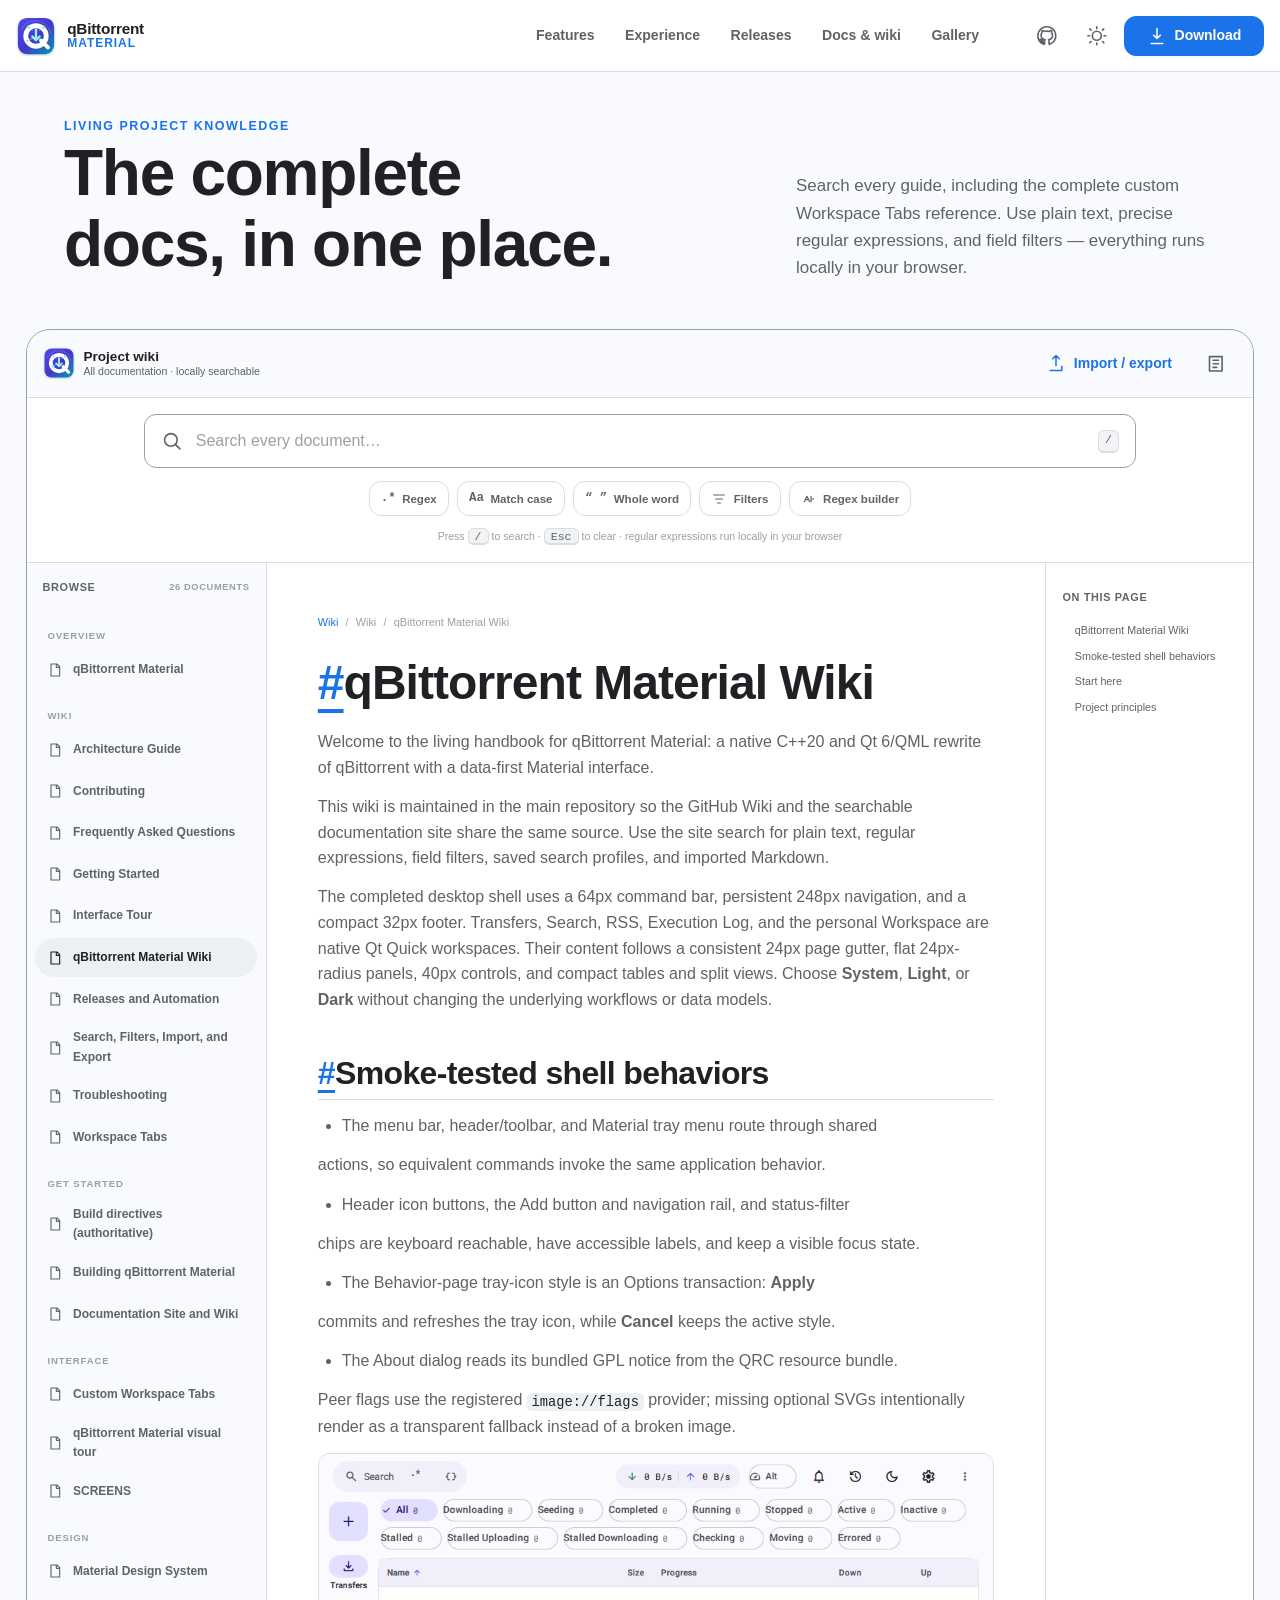
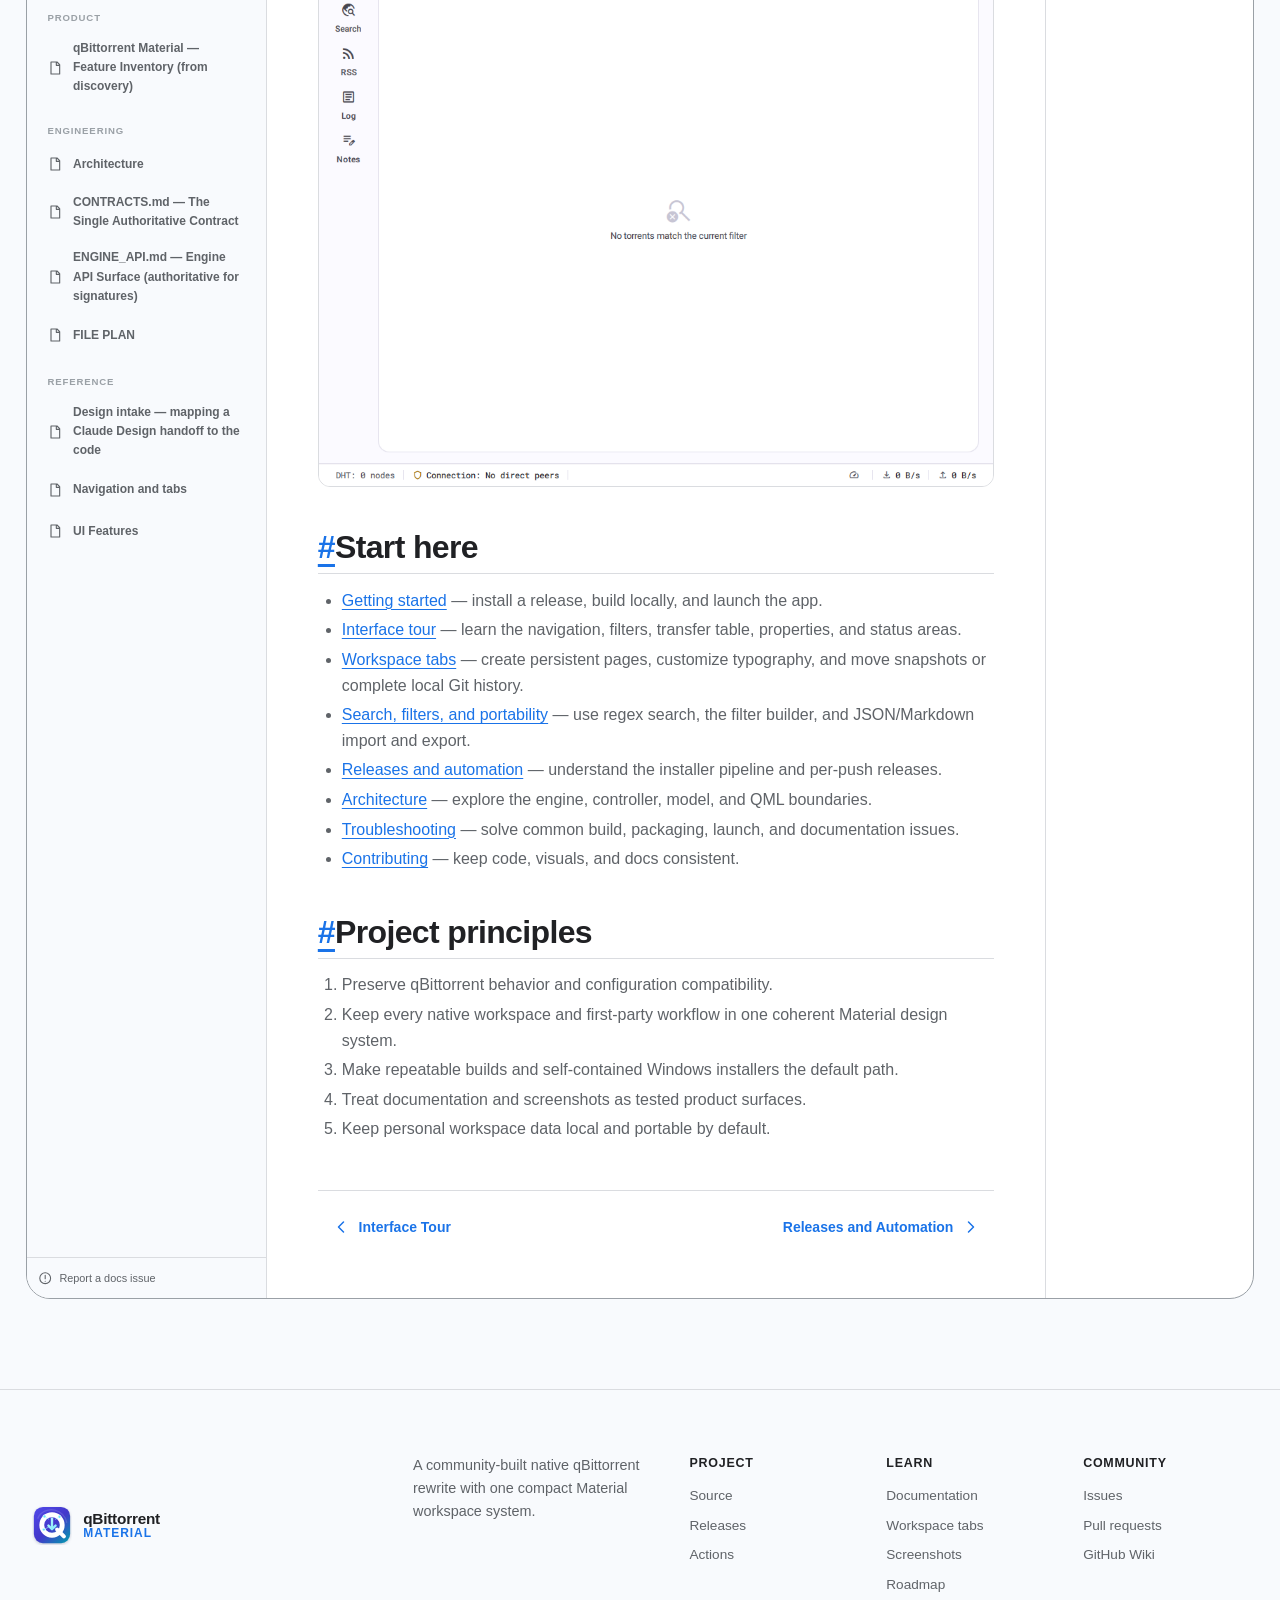
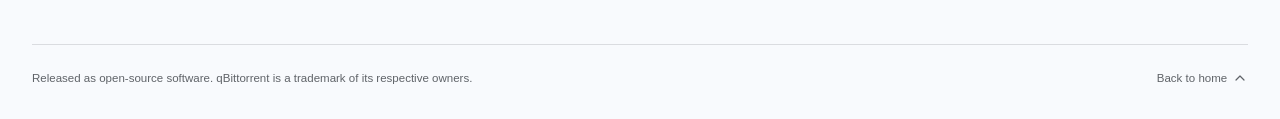
<file: docs/wiki.html>
<!doctype html>
<html lang="en">
<head>
  <meta charset="utf-8">
  <meta name="viewport" content="width=device-width, initial-scale=1, viewport-fit=cover">
  <meta name="theme-color" content="#1a73e8">
  <meta name="color-scheme" content="light dark">
  <meta name="description" content="The complete qBittorrent Material documentation and project wiki — every guide, architecture note, and the custom Workspace Tabs reference, searchable locally in your browser.">
  <meta name="keywords" content="qBittorrent, Material Design, documentation, wiki, architecture, workspace tabs, building, FAQ">
  <meta property="og:type" content="website">
  <meta property="og:title" content="Documentation & Wiki — qBittorrent Material">
  <meta property="og:description" content="Search the complete qBittorrent Material documentation set — guides, architecture, and the Workspace Tabs reference — with local regex and field filters.">
  <meta property="og:url" content="https://codingmachineedge.github.io/qbittorrent-material/wiki.html">
  <meta property="og:image" content="https://codingmachineedge.github.io/qbittorrent-material/images/site/02-wiki-search.png">
  <meta name="twitter:card" content="summary_large_image">
  <title>Documentation &amp; Wiki — qBittorrent Material</title>
  <link rel="canonical" href="https://codingmachineedge.github.io/qbittorrent-material/wiki.html">
  <link rel="sitemap" type="application/xml" href="sitemap.xml">
  <link rel="icon" type="image/svg+xml" href="assets/logo-mark.svg">
  <link rel="manifest" href="manifest.webmanifest">
  <link rel="stylesheet" href="assets/site.css">
  <script defer src="content.generated.js"></script>
  <script defer src="assets/site.js"></script>
</head>
<body class="wiki-page">
  <a class="skip-link" href="#main-content">Skip to content</a>

  <header class="top-app-bar" id="site-header">
    <div class="top-app-bar__inner">
      <a class="brand" href="index.html" aria-label="qBittorrent Material home">
        <img class="brand__mark" src="assets/logo-mark.svg" alt="" width="40" height="40">
        <span class="brand__wordmark">
          <strong>qBittorrent</strong>
          <span>Material</span>
        </span>
      </a>

      <button class="icon-button mobile-nav-toggle" id="mobile-nav-toggle" type="button" aria-label="Open navigation" aria-controls="primary-navigation" aria-expanded="false">
        <svg aria-hidden="true" viewBox="0 0 24 24"><path d="M4 6h16M4 12h16M4 18h16"/></svg>
      </button>

      <nav class="primary-navigation" id="primary-navigation" aria-label="Primary navigation">
        <a href="index.html#features">Features</a>
        <a href="index.html#experience">Experience</a>
        <a href="index.html#pipeline">Releases</a>
        <a href="wiki.html" aria-current="page">Docs &amp; wiki</a>
        <a href="index.html#gallery">Gallery</a>
      </nav>

      <div class="top-app-bar__actions">
        <a class="icon-button" href="https://github.com/codingmachineedge/qbittorrent-material" aria-label="View source code on GitHub">
          <svg aria-hidden="true" viewBox="0 0 24 24"><path d="M12 2a10 10 0 0 0-3.16 19.49c.5.09.68-.22.68-.48v-1.87c-2.78.6-3.37-1.18-3.37-1.18-.45-1.16-1.11-1.47-1.11-1.47-.91-.62.07-.61.07-.61 1 .07 1.53 1.03 1.53 1.03.9 1.53 2.35 1.09 2.92.83.09-.65.35-1.09.64-1.34-2.22-.25-4.55-1.11-4.55-4.94 0-1.09.39-1.98 1.03-2.68-.1-.25-.45-1.27.1-2.64 0 0 .84-.27 2.75 1.02A9.6 9.6 0 0 1 12 6.82a9.6 9.6 0 0 1 2.5.34c1.91-1.29 2.75-1.02 2.75-1.02.55 1.37.2 2.39.1 2.64.64.7 1.03 1.59 1.03 2.68 0 3.84-2.34 4.69-4.57 4.93.36.31.68.92.68 1.86v2.76c0 .27.18.58.69.48A10 10 0 0 0 12 2Z"/></svg>
        </a>
        <button class="icon-button" id="theme-toggle" type="button" aria-label="Switch color theme" title="Switch color theme">
          <svg class="theme-icon theme-icon--light" aria-hidden="true" viewBox="0 0 24 24"><path d="M12 4V2m0 20v-2M4 12H2m20 0h-2M5.64 5.64 4.22 4.22m15.56 15.56-1.42-1.42m0-12.72 1.42-1.42M4.22 19.78l1.42-1.42M17 12a5 5 0 1 1-10 0 5 5 0 0 1 10 0Z"/></svg>
          <svg class="theme-icon theme-icon--dark" aria-hidden="true" viewBox="0 0 24 24"><path d="M20.6 15.3A9 9 0 0 1 8.7 3.4 9 9 0 1 0 20.6 15.3Z"/></svg>
        </button>
        <a class="button button--filled top-download js-installer-link" href="https://github.com/codingmachineedge/qbittorrent-material/releases" data-installer-label="Download">
          <svg aria-hidden="true" viewBox="0 0 24 24"><path d="M12 3v12m0 0 4-4m-4 4-4-4M5 21h14"/></svg>
          Download
        </a>
      </div>
    </div>
  </header>

  <main id="main-content">
    <section class="section wiki wiki--standalone" id="wiki" aria-labelledby="wiki-title">
      <div class="section-heading wiki__heading">
        <div><span class="overline">Living project knowledge</span><h1 id="wiki-title">The complete docs, in one place.</h1></div>
        <p>Search every guide, including the complete custom Workspace Tabs reference. Use plain text, precise regular expressions, and field filters — everything runs locally in your browser.</p>
      </div>

      <div class="wiki-shell" id="wiki-workspace">
        <div class="wiki-topbar">
          <div class="wiki-topbar__title"><img src="assets/logo-mark.svg" alt="" width="32" height="32"><span><strong>Project wiki</strong><small>All documentation · locally searchable</small></span></div>
          <div class="wiki-topbar__tools">
            <button class="button button--text" id="open-import-export" type="button" aria-label="Import or export documentation" aria-haspopup="dialog" aria-controls="import-export-dialog"><svg aria-hidden="true" viewBox="0 0 24 24"><path d="M12 3v12m0-12 4 4m-4-4L8 7M5 21h14v-5"/></svg>Import / export</button>
            <a class="icon-button" href="https://github.com/codingmachineedge/qbittorrent-material/wiki" aria-label="Open the GitHub Wiki" title="Open GitHub Wiki"><svg aria-hidden="true" viewBox="0 0 24 24"><path d="M5 4h14v16H5zM9 8h6m-6 4h6m-6 4h4"/></svg></a>
          </div>
        </div>

        <div class="wiki-search-panel">
          <form class="search-field" id="global-search-form" role="search">
            <svg aria-hidden="true" viewBox="0 0 24 24"><circle cx="11" cy="11" r="7"/><path d="m16 16 5 5"/></svg>
            <label class="sr-only" for="global-search">Search all documentation</label>
            <input id="global-search" name="q" type="search" autocomplete="off" spellcheck="false" placeholder="Search every document…" aria-describedby="search-hint">
            <kbd aria-hidden="true">/</kbd>
          </form>
          <div class="search-controls" aria-label="Search options">
            <label class="toggle-chip" title="Interpret the query as a regular expression"><input id="regex-toggle" type="checkbox"><span>.*</span> Regex</label>
            <label class="toggle-chip" title="Match uppercase and lowercase exactly"><input id="case-toggle" type="checkbox"><span>Aa</span> Match case</label>
            <label class="toggle-chip" title="Match only complete words"><input id="whole-word-toggle" type="checkbox"><span>“ ”</span> Whole word</label>
            <button class="filter-chip" id="open-filter-builder" type="button" aria-haspopup="dialog" aria-controls="filter-dialog"><svg aria-hidden="true" viewBox="0 0 24 24"><path d="M4 6h16M7 12h10M10 18h4"/></svg> Filters</button>
            <button class="filter-chip" id="open-regex-builder" type="button" aria-haspopup="dialog" aria-controls="regex-dialog"><svg aria-hidden="true" viewBox="0 0 24 24"><path d="m5 16 4-8 4 8m-6-3h4M15 8v8m0-4h4"/></svg> Regex builder</button>
          </div>
          <small id="search-hint">Press <kbd>/</kbd> to search · <kbd>Esc</kbd> to clear · regular expressions run locally in your browser</small>
          <div class="active-filter-chips" id="active-filter-chips" aria-live="polite"></div>
        </div>

        <div class="wiki-layout">
          <aside class="doc-sidebar" aria-label="Documentation navigation">
            <div class="doc-sidebar__heading"><span>Browse</span><span id="document-count">Documents</span></div>
            <nav id="doc-nav" aria-label="Wiki pages">
              <div class="nav-skeleton" aria-hidden="true"><span></span><span></span><span></span><span></span><span></span></div>
            </nav>
            <div class="doc-sidebar__footer">
              <a href="https://github.com/codingmachineedge/qbittorrent-material/issues"><svg aria-hidden="true" viewBox="0 0 24 24"><circle cx="12" cy="12" r="9"/><path d="M12 7v6m0 4h.01"/></svg>Report a docs issue</a>
            </div>
          </aside>

          <div class="doc-results" id="search-results" aria-label="Search results" hidden>
            <div class="doc-results__header"><strong>Search results</strong><span id="search-status" role="status" aria-live="polite">Type to search all documentation</span></div>
            <div id="search-result-list"></div>
          </div>

          <article class="doc-article" id="doc-article" tabindex="-1">
            <nav class="breadcrumbs" id="doc-breadcrumbs" aria-label="Breadcrumb"><a href="#wiki">Wiki</a><span>/</span><span>Overview</span></nav>
            <div class="article-loading" aria-live="polite">
              <span class="overline">Welcome to the project wiki</span>
              <h3>Documentation that works like the app.</h3>
              <p>Browse the navigation or search the complete local documentation set. Pages are rendered here with headings, code, tables, links, and a generated outline.</p>
              <div class="wiki-welcome-grid">
                <button type="button" data-doc="BUILDING.md"><svg aria-hidden="true" viewBox="0 0 24 24"><path d="M14 4 4 14l6 6L20 10M12 6l6 6"/></svg><span><strong>Build the project</strong><small>Dependencies, presets, and packaging</small></span></button>
                <button type="button" data-doc="ARCHITECTURE.md"><svg aria-hidden="true" viewBox="0 0 24 24"><path d="M12 3 3 8l9 5 9-5zM3 13l9 5 9-5M3 18l9 5 9-5"/></svg><span><strong>Explore architecture</strong><small>Layers, boundaries, and data flow</small></span></button>
                <button type="button" data-doc="DESIGN_SYSTEM.md"><svg aria-hidden="true" viewBox="0 0 24 24"><path d="M12 3a9 9 0 0 0 0 18h1.5a2.5 2.5 0 0 0 0-5H12a2 2 0 0 1 0-4h5a4 4 0 0 0 4-4c0-2.76-4.03-5-9-5Z"/></svg><span><strong>Read the design system</strong><small>Tokens, components, and behavior</small></span></button>
                <button type="button" data-doc="FEATURE_SPEC.md"><svg aria-hidden="true" viewBox="0 0 24 24"><path d="M6 3h9l4 4v14H6zM14 3v5h5M9 13h6M9 17h4"/></svg><span><strong>Feature specification</strong><small>The complete product definition</small></span></button>
              </div>
            </div>
            <nav class="doc-pagination" aria-label="Adjacent wiki pages"><button class="button button--text" id="doc-prev" type="button" disabled><svg aria-hidden="true" viewBox="0 0 24 24"><path d="m15 18-6-6 6-6"/></svg>Previous</button><button class="button button--text" id="doc-next" type="button">Next<svg aria-hidden="true" viewBox="0 0 24 24"><path d="m9 18 6-6-6-6"/></svg></button></nav>
          </article>

          <aside class="article-toc" aria-label="On this page">
            <strong>On this page</strong>
            <nav id="article-toc"><span class="toc-empty">Choose a document to see its outline.</span></nav>
          </aside>
        </div>
      </div>
    </section>
  </main>

  <footer class="site-footer">
    <div class="site-footer__main">
      <a class="brand" href="index.html"><img class="brand__mark" src="assets/logo-mark.svg" alt="" width="40" height="40"><span class="brand__wordmark"><strong>qBittorrent</strong><span>Material</span></span></a>
      <p>A community-built native qBittorrent rewrite with one compact Material workspace system.</p>
      <nav aria-label="Footer navigation"><div><strong>Project</strong><a href="https://github.com/codingmachineedge/qbittorrent-material">Source</a><a href="https://github.com/codingmachineedge/qbittorrent-material/releases">Releases</a><a href="https://github.com/codingmachineedge/qbittorrent-material/actions">Actions</a></div><div><strong>Learn</strong><a href="wiki.html">Documentation</a><a href="wiki.html#wiki/wiki-workspace-tabs">Workspace tabs</a><a href="index.html#gallery">Screenshots</a><a href="index.html#roadmap">Roadmap</a></div><div><strong>Community</strong><a href="https://github.com/codingmachineedge/qbittorrent-material/issues">Issues</a><a href="https://github.com/codingmachineedge/qbittorrent-material/pulls">Pull requests</a><a href="https://github.com/codingmachineedge/qbittorrent-material/wiki">GitHub Wiki</a></div></nav>
    </div>
    <div class="site-footer__legal"><span>Released as open-source software. qBittorrent is a trademark of its respective owners.</span><a href="index.html#home">Back to home <svg aria-hidden="true" viewBox="0 0 24 24"><path d="m6 15 6-6 6 6"/></svg></a></div>
  </footer>

  <dialog class="builder-dialog" id="filter-dialog" aria-labelledby="filter-dialog-title">
    <form method="dialog">
      <header><div><span class="dialog-icon"><svg aria-hidden="true" viewBox="0 0 24 24"><path d="M4 6h16M7 12h10M10 18h4"/></svg></span><span><strong id="filter-dialog-title">Filter builder</strong><small>Combine rules to narrow the documentation</small></span></div><button class="icon-button" value="cancel" aria-label="Close filter builder"><svg aria-hidden="true" viewBox="0 0 24 24"><path d="M6 6l12 12M18 6 6 18"/></svg></button></header>
      <div class="dialog-body">
        <fieldset><legend>Match</legend><div class="segmented-control"><label><input type="radio" name="filter-match" value="all" checked><span>All rules</span></label><label><input type="radio" name="filter-match" value="any"><span>Any rule</span></label></div></fieldset>
        <div class="filter-rules" id="filter-rules" aria-live="polite">
          <div class="filter-rule" data-filter-rule><label><span>Field</span><select aria-label="Field"><option value="document">Document</option><option value="heading">Heading</option><option value="content">Content</option><option value="type">File type</option></select></label><label><span>Condition</span><select aria-label="Condition"><option value="contains">contains</option><option value="equals">equals</option><option value="starts">starts with</option><option value="regex">matches regex</option></select></label><label class="filter-rule__value"><span>Value</span><input type="text" aria-label="Filter value" placeholder="e.g. architecture"></label><button class="icon-button remove-filter-rule" type="button" aria-label="Remove rule"><svg aria-hidden="true" viewBox="0 0 24 24"><path d="M5 7h14M9 7V4h6v3m-8 0 1 14h8l1-14M10 11v6m4-6v6"/></svg></button></div>
        </div>
        <button class="button button--tonal" id="add-filter-rule" type="button"><svg aria-hidden="true" viewBox="0 0 24 24"><path d="M12 5v14M5 12h14"/></svg>Add rule</button>
      </div>
      <footer><button class="button button--text" id="clear-filters" type="button">Clear all</button><span></span><button class="button button--text" value="cancel">Cancel</button><button class="button button--filled" id="apply-filters" value="apply">Apply filters</button></footer>
    </form>
  </dialog>

  <dialog class="builder-dialog builder-dialog--wide" id="regex-dialog" aria-labelledby="regex-dialog-title">
    <form method="dialog">
      <header><div><span class="dialog-icon"><svg aria-hidden="true" viewBox="0 0 24 24"><path d="m4 16 4-8 4 8m-6-3h4M15 8v8m0-4h5"/></svg></span><span><strong id="regex-dialog-title">Regex builder</strong><small>Build, explain, test, replace, and save a precise pattern</small></span></div><button class="icon-button" value="cancel" aria-label="Close regex builder"><svg aria-hidden="true" viewBox="0 0 24 24"><path d="M6 6l12 12M18 6 6 18"/></svg></button></header>
      <div class="dialog-body regex-builder">
        <label class="outlined-field regex-pattern-field"><span>Regular expression</span><span class="regex-slash">/</span><input id="regex-pattern" type="text" spellcheck="false" autocomplete="off" placeholder="(?:material|design)\\s+system"><span class="regex-slash">/</span><span class="regex-flags-display" id="regex-flags-display" aria-hidden="true">gi</span><input id="regex-flags" type="hidden" value="gi"></label>

        <div class="regex-flags-row" aria-label="Flags">
          <span class="regex-group-label">Flags</span>
          <button type="button" class="regex-flag is-on" data-regex-flag="g" title="global — find every match, not just the first">g <small>global</small></button>
          <button type="button" class="regex-flag is-on" data-regex-flag="i" title="ignore case">i <small>ignore case</small></button>
          <button type="button" class="regex-flag" data-regex-flag="m" title="multiline — ^ and $ match line boundaries">m <small>multiline</small></button>
          <button type="button" class="regex-flag" data-regex-flag="s" title="dotAll — . also matches newlines">s <small>dotall</small></button>
          <button type="button" class="regex-flag" data-regex-flag="u" title="unicode">u <small>unicode</small></button>
          <button type="button" class="regex-flag" data-regex-flag="y" title="sticky — match from lastIndex only">y <small>sticky</small></button>
        </div>

        <div class="regex-explain" id="regex-explain" aria-live="polite"><span>Explanation</span><p>Type a pattern to see a plain-English explanation.</p></div>

        <div class="regex-token-groups" aria-label="Pattern building blocks">
          <div class="regex-token-group"><span class="regex-group-label">Character classes</span>
            <button type="button" data-regex-token="." title="any character except newline">.</button>
            <button type="button" data-regex-token="\\d" title="digit 0-9">\\d</button>
            <button type="button" data-regex-token="\\w" title="word character">\\w</button>
            <button type="button" data-regex-token="\\s" title="whitespace">\\s</button>
            <button type="button" data-regex-token="\\D" title="non-digit">\\D</button>
            <button type="button" data-regex-token="\\W" title="non-word">\\W</button>
            <button type="button" data-regex-token="[a-z]" title="character range">[a-z]</button>
            <button type="button" data-regex-token="[^ ]" title="negated set">[^ ]</button>
          </div>
          <div class="regex-token-group"><span class="regex-group-label">Anchors</span>
            <button type="button" data-regex-token="^" title="start of string / line">^</button>
            <button type="button" data-regex-token="$" title="end of string / line">$</button>
            <button type="button" data-regex-token="\\b" title="word boundary">\\b</button>
            <button type="button" data-regex-token="\\B" title="non-boundary">\\B</button>
          </div>
          <div class="regex-token-group"><span class="regex-group-label">Quantifiers</span>
            <button type="button" data-regex-token="*" title="0 or more">*</button>
            <button type="button" data-regex-token="+" title="1 or more">+</button>
            <button type="button" data-regex-token="?" title="optional">?</button>
            <button type="button" data-regex-token="{2,4}" title="between 2 and 4">{2,4}</button>
            <button type="button" data-regex-token="*?" title="lazy 0 or more">*?</button>
          </div>
          <div class="regex-token-group"><span class="regex-group-label">Groups &amp; lookaround</span>
            <button type="button" data-regex-token="( )" title="capturing group">( )</button>
            <button type="button" data-regex-token="(?: )" title="non-capturing group">(?: )</button>
            <button type="button" data-regex-token="(?&lt;name&gt; )" title="named group">(?&lt;n&gt; )</button>
            <button type="button" data-regex-token="|" title="alternation (or)">|</button>
            <button type="button" data-regex-token="(?= )" title="positive lookahead">(?= )</button>
            <button type="button" data-regex-token="(?! )" title="negative lookahead">(?! )</button>
            <button type="button" data-regex-token="(?&lt;= )" title="positive lookbehind">(?&lt;= )</button>
          </div>
          <div class="regex-token-group"><span class="regex-group-label">Escapes</span>
            <button type="button" data-regex-token="\\." title="literal dot">\\.</button>
            <button type="button" data-regex-token="\\/" title="literal slash">\\/</button>
            <button type="button" data-regex-token="\\t" title="tab">\\t</button>
            <button type="button" data-regex-token="\\n" title="newline">\\n</button>
          </div>
        </div>

        <label class="outlined-field outlined-field--area"><span>Test text</span><textarea id="regex-sample" rows="5" placeholder="Paste sample text here to test the expression…">The Material design system defines reusable color, typography, shape, and motion tokens. Version 5.3.0 shipped 2026-07-11.</textarea></label>
        <div class="regex-sample-presets" aria-label="Sample presets">
          <span class="regex-group-label">Samples</span>
          <button type="button" data-regex-sample="version">Versions</button>
          <button type="button" data-regex-sample="paths">File paths</button>
          <button type="button" data-regex-sample="dates">Dates</button>
          <button type="button" data-regex-sample="mixed">Mixed prose</button>
        </div>

        <div class="regex-preview" id="regex-preview" role="status" aria-live="polite"><span>Pattern preview</span><code>No pattern entered</code></div>
        <div class="regex-match-list" id="regex-match-list" hidden></div>

        <label class="outlined-field regex-replace-field"><span>Replace with (optional)</span><input id="regex-replace" type="text" spellcheck="false" autocomplete="off" placeholder="$1 — use $1, $2 or $&lt;name&gt; for captures"></label>
        <div class="regex-replace-preview" id="regex-replace-preview" hidden><span>Replacement result</span><code></code></div>

        <div class="regex-library">
          <span class="regex-group-label">Saved patterns</span>
          <div class="regex-lib-list" id="regex-lib-list" aria-live="polite"></div>
          <div class="regex-lib-add">
            <input id="regex-lib-name" type="text" placeholder="name this pattern" autocomplete="off" aria-label="Pattern name">
            <button class="button button--tonal" id="regex-lib-save" type="button"><svg aria-hidden="true" viewBox="0 0 24 24"><path d="M12 3v12m0-12 4 4m-4-4L8 7M5 21h14v-5"/></svg>Save</button>
          </div>
        </div>

        <div class="regex-builder__io"><button class="button button--text" id="regex-copy" type="button"><svg aria-hidden="true" viewBox="0 0 24 24"><path d="M9 9h10v10H9zM5 15V5h10"/></svg>Copy /pattern/flags</button><button class="button button--text" id="regex-import" type="button"><svg aria-hidden="true" viewBox="0 0 24 24"><path d="M12 21V9m0 12-4-4m4 4 4-4M5 3h14v5"/></svg>Import</button><button class="button button--text" id="regex-export" type="button"><svg aria-hidden="true" viewBox="0 0 24 24"><path d="M12 3v12m0-12 4 4m-4-4L8 7M5 21h14v-5"/></svg>Export</button></div>
      </div>
      <footer><button class="button button--text" id="regex-clear" type="button">Reset</button><span></span><button class="button button--text" value="cancel">Cancel</button><button class="button button--filled" id="regex-apply" value="apply">Use in search</button></footer>
    </form>
  </dialog>

  <dialog class="builder-dialog" id="import-export-dialog" aria-labelledby="import-export-title">
    <form method="dialog">
      <header><div><span class="dialog-icon"><svg aria-hidden="true" viewBox="0 0 24 24"><path d="M8 3H5a2 2 0 0 0-2 2v14h16v-3M12 3h7v7m0-7-9 9"/></svg></span><span><strong id="import-export-title">Import &amp; export</strong><small>Bring in Markdown or save a portable wiki snapshot</small></span></div><button class="icon-button" value="cancel" aria-label="Close import and export"><svg aria-hidden="true" viewBox="0 0 24 24"><path d="M6 6l12 12M18 6 6 18"/></svg></button></header>
      <div class="dialog-body transfer-options">
        <section><div class="transfer-options__icon"><svg aria-hidden="true" viewBox="0 0 24 24"><path d="M12 21V9m0 12-4-4m4 4 4-4M5 3h14v5"/></svg></div><div><h3>Import documentation</h3><p>Add local Markdown, text, or JSON wiki bundles to this browser session. Files never leave your device, and remote images in imported Markdown are blocked. Browser storage is shared by Pages sites on this owner’s <code>github.io</code> origin, so do not import secrets.</p><button class="button button--tonal" id="choose-import-files" type="button"><svg aria-hidden="true" viewBox="0 0 24 24"><path d="M12 5v14M5 12h14"/></svg>Choose files</button><input id="import-files" class="sr-only" type="file" accept=".md,.markdown,.txt,.json,text/markdown,text/plain,application/json" multiple tabindex="-1"><div id="import-file-list" class="import-file-list" aria-live="polite"></div><button class="button button--text danger-text" id="clear-imports" type="button">Clear imported pages</button></div></section>
        <section><div class="transfer-options__icon"><svg aria-hidden="true" viewBox="0 0 24 24"><path d="M12 3v12m0-12 4 4m-4-4L8 7M5 21h14v-5"/></svg></div><div><h3>Export your workspace</h3><p>Download the full wiki index or save the current search, options, filters, and matching results.</p><div class="transfer-options__buttons"><button class="button button--tonal" id="export-wiki" type="button">Export wiki JSON</button><button class="button button--outlined" id="export-search" type="button">Export search JSON</button></div></div></section>
      </div>
      <footer><span></span><span></span><button class="button button--filled" value="close">Done</button></footer>
    </form>
  </dialog>

  <div class="snackbar" id="snackbar" role="status" aria-live="polite" aria-atomic="true" hidden><span id="snackbar-message"></span><button type="button" id="snackbar-action">Dismiss</button></div>

  <noscript><div class="noscript-banner">JavaScript is disabled. The searchable wiki and dialogs need JavaScript — browse the <a href="https://github.com/codingmachineedge/qbittorrent-material/wiki">GitHub Wiki</a> instead.</div></noscript>
</body>
</html>
</file>
<file: docs/assets/site.css>
/* qBittorrent Material — dependency-free Material 3 landing page */
@layer reset, tokens, base, components, sections, wiki, dialogs, responsive, utilities;

@layer reset {
  *, *::before, *::after { box-sizing: border-box; }
  html { scroll-behavior: smooth; scroll-padding-top: 5.5rem; }
  body, h1, h2, h3, h4, p, figure, blockquote, dl, dd { margin: 0; }
  ul, ol { margin: 0; padding: 0; }
  button, input, select, textarea { color: inherit; font: inherit; }
  button, summary, [role="button"] { -webkit-tap-highlight-color: transparent; }
  img { display: block; max-width: 100%; }
  svg { display: block; }
  dialog { padding: 0; }
}

@layer tokens {
  :root {
    color-scheme: light;
    --primary: #1a73e8;
    --on-primary: #ffffff;
    --primary-container: #e8f0fe;
    --on-primary-container: #174ea6;
    --secondary: #3c4043;
    --on-secondary: #ffffff;
    --secondary-container: #edf0f2;
    --on-secondary-container: #202124;
    --tertiary: #188038;
    --tertiary-container: #e6f4ea;
    --on-tertiary-container: #0d652d;
    --error: #d93025;
    --on-error: #ffffff;
    --error-container: #fce8e6;
    --surface: #f8fafd;
    --surface-dim: #edf0f2;
    --surface-bright: #ffffff;
    --surface-container-lowest: #ffffff;
    --surface-container-low: #f8fafd;
    --surface-container: #f1f3f4;
    --surface-container-high: #edf0f2;
    --surface-container-highest: #e8eaed;
    --on-surface: #202124;
    --on-surface-variant: #5f6368;
    --outline: #9aa0a6;
    --outline-variant: #dadce0;
    --inverse-surface: #202124;
    --inverse-on-surface: #f8fafd;
    --inverse-primary: #8ab4f8;
    --scrim: #000000;
    --success: #188038;
    --success-container: #e6f4ea;
    --link: #1a73e8;
    --gradient-primary: none;
    --gradient-surface: #f8fafd;
    --shadow-1: none;
    --shadow-2: 0 1px 2px rgba(60, 64, 67, .12);
    --shadow-3: 0 3px 8px rgba(60, 64, 67, .18);
    --shadow-4: 0 3px 8px rgba(60, 64, 67, .18);
    --radius-xs: .25rem;
    --radius-sm: .75rem;
    --radius-md: .75rem;
    --radius-lg: 1.5rem;
    --radius-xl: 1.5rem;
    --radius-full: 999px;
    --max-width: 90rem;
    --app-width: min(80vw, 94rem);
    --header-height: 4.5rem;
    --ease-standard: cubic-bezier(.2, 0, 0, 1);
    --ease-emphasized: cubic-bezier(.2, 0, 0, 1);
    --duration-short: 150ms;
    --duration-medium: 250ms;
  }

  :root[data-theme="dark"] {
    color-scheme: dark;
    --primary: #8ab4f8;
    --on-primary: #202124;
    --primary-container: #174ea6;
    --on-primary-container: #e8f0fe;
    --secondary: #bdc1c6;
    --on-secondary: #202124;
    --secondary-container: #3c4043;
    --on-secondary-container: #e8eaed;
    --tertiary: #81c995;
    --tertiary-container: #0d652d;
    --on-tertiary-container: #e6f4ea;
    --error: #f28b82;
    --on-error: #202124;
    --error-container: #5f2120;
    --surface: #202124;
    --surface-dim: #202124;
    --surface-bright: #3c4043;
    --surface-container-lowest: #171717;
    --surface-container-low: #202124;
    --surface-container: #292a2d;
    --surface-container-high: #303134;
    --surface-container-highest: #3c4043;
    --on-surface: #e8eaed;
    --on-surface-variant: #bdc1c6;
    --outline: #9aa0a6;
    --outline-variant: #5f6368;
    --inverse-surface: #f8fafd;
    --inverse-on-surface: #202124;
    --inverse-primary: #1a73e8;
    --success: #81c995;
    --success-container: #0d652d;
    --link: #8ab4f8;
    --gradient-surface: #202124;
    --shadow-1: none;
    --shadow-2: 0 1px 2px rgba(0, 0, 0, .28);
    --shadow-3: 0 3px 8px rgba(0, 0, 0, .42);
    --shadow-4: 0 3px 8px rgba(0, 0, 0, .42);
  }

  @media (prefers-color-scheme: dark) {
    :root:not([data-theme="light"]) {
      color-scheme: dark;
      --primary: #8ab4f8;
      --on-primary: #202124;
      --primary-container: #174ea6;
      --on-primary-container: #e8f0fe;
      --secondary: #bdc1c6;
      --on-secondary: #202124;
      --secondary-container: #3c4043;
      --on-secondary-container: #e8eaed;
      --tertiary: #81c995;
      --tertiary-container: #0d652d;
      --on-tertiary-container: #e6f4ea;
      --error: #f28b82;
      --on-error: #202124;
      --error-container: #5f2120;
      --surface: #202124;
      --surface-dim: #202124;
      --surface-bright: #3c4043;
      --surface-container-lowest: #171717;
      --surface-container-low: #202124;
      --surface-container: #292a2d;
      --surface-container-high: #303134;
      --surface-container-highest: #3c4043;
      --on-surface: #e8eaed;
      --on-surface-variant: #bdc1c6;
      --outline: #9aa0a6;
      --outline-variant: #5f6368;
      --inverse-surface: #f8fafd;
      --inverse-on-surface: #202124;
      --inverse-primary: #1a73e8;
      --success: #81c995;
      --success-container: #0d652d;
      --link: #8ab4f8;
      --gradient-surface: #202124;
      --shadow-1: none;
      --shadow-2: 0 1px 2px rgba(0, 0, 0, .28);
      --shadow-3: 0 3px 8px rgba(0, 0, 0, .42);
      --shadow-4: 0 3px 8px rgba(0, 0, 0, .42);
    }
  }
}

@layer base {
  body {
    min-width: 20rem;
    background: var(--surface);
    color: var(--on-surface);
    font-family: Roboto, Arial, sans-serif;
    font-size: 1rem;
    line-height: 1.6;
    overflow-x: hidden;
    text-rendering: optimizeLegibility;
    -webkit-font-smoothing: antialiased;
  }

  body::selection { background: var(--primary-container); color: var(--on-primary-container); }
  a { color: var(--link); text-decoration-thickness: .08em; text-underline-offset: .2em; }
  button, input, textarea, select, summary { outline-color: var(--primary); }
  button:focus-visible, a:focus-visible, input:focus-visible, textarea:focus-visible, select:focus-visible, summary:focus-visible {
    outline: .1875rem solid var(--primary);
    outline-offset: .1875rem;
  }
  h1, h2, h3, h4 { font-family: "Google Sans", Roboto, Arial, sans-serif; line-height: 1.12; letter-spacing: -.02em; text-wrap: balance; }
  h1 { font-size: clamp(2.5rem, 6vw, 4rem); font-weight: 600; }
  h2 { font-size: clamp(2rem, 4vw, 3rem); font-weight: 600; }
  h3 { font-size: clamp(1.2rem, 2vw, 1.5rem); font-weight: 600; }
  p { color: var(--on-surface-variant); text-wrap: pretty; }
  code, pre, kbd { font-family: "Roboto Mono", ui-monospace, Menlo, Consolas, monospace; }
  kbd { border: 1px solid var(--outline-variant); border-bottom-width: 2px; border-radius: .35rem; background: var(--surface-container); padding: .05rem .38rem; color: var(--on-surface-variant); font-size: .72rem; }
  .section { position: relative; padding: clamp(3rem, 7vw, 6rem) max(5vw, calc((100vw - var(--max-width)) / 2)); }
  .section--contained { max-width: calc(var(--max-width) + 10vw); margin-inline: auto; }
  .surface { background: color-mix(in srgb, var(--surface-container-low) 88%, transparent); border: 1px solid color-mix(in srgb, var(--outline-variant) 72%, transparent); }
}

@layer components {
  .skip-link { position: fixed; z-index: 9999; top: .75rem; left: 1rem; transform: translateY(-200%); border-radius: var(--radius-full); background: var(--inverse-surface); padding: .7rem 1rem; color: var(--inverse-on-surface); text-decoration: none; transition: transform var(--duration-short); }
  .skip-link:focus { transform: none; }

  .top-app-bar { position: fixed; z-index: 100; inset: 0 0 auto; height: var(--header-height); border-bottom: 1px solid var(--outline-variant); background: var(--surface-container-lowest); transition: background var(--duration-medium), border-color var(--duration-medium); }
  .top-app-bar.is-scrolled { border-color: var(--outline); background: var(--surface-container-lowest); box-shadow: none; }
  .top-app-bar__inner { display: flex; align-items: center; gap: 2rem; width: min(calc(100% - 2rem), var(--max-width)); height: 100%; margin-inline: auto; }
  .brand { display: inline-flex; flex: 0 0 auto; align-items: center; gap: .7rem; color: var(--on-surface); text-decoration: none; }
  .brand__mark { width: 2.5rem; height: 2.5rem; }
  .brand__wordmark { display: grid; line-height: 1.05; }
  .brand__wordmark strong { font-size: .96rem; letter-spacing: -.015em; }
  .brand__wordmark span { color: var(--primary); font-size: .75rem; font-weight: 650; letter-spacing: .08em; text-transform: uppercase; }
  .primary-navigation { display: flex; align-items: center; gap: .2rem; margin-left: auto; }
  .primary-navigation a { position: relative; border-radius: var(--radius-md); padding: .65rem .85rem; color: var(--on-surface-variant); font-size: .88rem; font-weight: 600; text-decoration: none; transition: background var(--duration-short), color var(--duration-short); }
  .primary-navigation a:hover { background: var(--surface-container); color: var(--on-surface); }
  .primary-navigation a[aria-current="true"] { background: var(--secondary-container); color: var(--on-secondary-container); }
  .top-app-bar__actions { display: flex; align-items: center; gap: .35rem; }
  .mobile-nav-toggle { display: none; margin-left: auto; }

  .button, .icon-button, .filter-chip, .toggle-chip { position: relative; isolation: isolate; border: 0; cursor: pointer; user-select: none; }
  .button::before, .icon-button::before, .filter-chip::before, .toggle-chip::before { position: absolute; z-index: -1; inset: 0; border-radius: inherit; background: currentColor; content: ""; opacity: 0; transition: opacity var(--duration-short); }
  .button:hover::before, .icon-button:hover::before, .filter-chip:hover::before, .toggle-chip:hover::before { opacity: .08; }
  .button:active::before, .icon-button:active::before, .filter-chip:active::before, .toggle-chip:active::before { opacity: .12; }
  .button { display: inline-flex; min-height: 2.5rem; align-items: center; justify-content: center; gap: .5rem; border-radius: var(--radius-md); padding: .55rem 1.35rem; font-size: .875rem; font-weight: 600; line-height: 1.2; text-align: center; text-decoration: none; transition: background var(--duration-short), border-color var(--duration-short); }
  .button svg, .icon-button svg, .filter-chip svg { width: 1.25rem; height: 1.25rem; fill: none; stroke: currentColor; stroke-linecap: round; stroke-linejoin: round; stroke-width: 1.8; }
  .button--large { min-height: 3.5rem; padding-inline: 1.7rem; font-size: .98rem; }
  .button--filled { border: 1px solid var(--primary); background: var(--primary); color: var(--on-primary); box-shadow: none; }
  .button--filled:hover { border-color: color-mix(in srgb, var(--primary) 88%, black); background: color-mix(in srgb, var(--primary) 88%, black); box-shadow: none; transform: none; }
  .button--tonal { background: var(--secondary-container); color: var(--on-secondary-container); }
  .button--outlined { border: 1px solid var(--outline); background: transparent; color: var(--primary); }
  .button--text { background: transparent; color: var(--primary); padding-inline: .8rem; }
  .button:disabled, .icon-button:disabled { cursor: default; opacity: .38; pointer-events: none; }
  .icon-button { display: inline-grid; width: 2.75rem; height: 2.75rem; flex: 0 0 auto; place-items: center; border-radius: 50%; background: transparent; color: var(--on-surface-variant); }
  .icon-button.mobile-nav-toggle { display: none; }
  .icon-button svg { width: 1.35rem; height: 1.35rem; }
  .theme-icon--dark { display: none; }
  [data-theme="dark"] .theme-icon--light { display: none; }
  [data-theme="dark"] .theme-icon--dark { display: block; }
  @media (prefers-color-scheme: dark) {
    :root:not([data-theme="light"]) .theme-icon--light { display: none; }
    :root:not([data-theme="light"]) .theme-icon--dark { display: block; }
  }

  .eyebrow, .overline { color: var(--primary); font-size: .78rem; font-weight: 760; letter-spacing: .12em; text-transform: uppercase; }
  .eyebrow { display: inline-flex; align-items: center; gap: .55rem; border: 1px solid color-mix(in srgb, var(--primary) 28%, transparent); border-radius: var(--radius-full); background: color-mix(in srgb, var(--primary-container) 50%, transparent); padding: .45rem .85rem; }
  .eyebrow__dot, .status-dot { width: .5rem; height: .5rem; border-radius: 50%; background: var(--success); box-shadow: 0 0 0 .25rem color-mix(in srgb, var(--success) 17%, transparent); }
  .gradient-text { background: none; color: var(--primary); }
  .section-heading { display: grid; grid-template-columns: minmax(0, 1.25fr) minmax(18rem, .75fr); align-items: end; gap: 2rem; margin-bottom: clamp(2.5rem, 6vw, 4.5rem); }
  .section-heading h2 { margin-top: .55rem; }
  .section-heading > p { max-width: 34rem; justify-self: end; font-size: 1.06rem; }
  .section-heading--centered { display: flex; max-width: 54rem; flex-direction: column; align-items: center; margin-inline: auto; text-align: center; }
  .section-heading--centered > p { justify-self: auto; }
}

@layer sections {
  .hero { display: flex; min-height: auto; flex-direction: column; align-items: center; overflow: hidden; padding-top: clamp(8rem, 12vw, 10rem); background: var(--surface); text-align: center; }
  .hero::before, .hero__glow { display: none; }
  .hero__copy { position: relative; z-index: 2; display: flex; max-width: 75rem; flex-direction: column; align-items: center; }
  .hero h1 { max-width: 73rem; margin-top: 1.5rem; }
  .hero__lede { max-width: 48rem; margin-top: 1.75rem; font-size: clamp(1.08rem, 2vw, 1.35rem); line-height: 1.65; }
  .hero__actions { display: flex; flex-wrap: wrap; justify-content: center; gap: .8rem; margin-top: 2.25rem; }
  .hero__trust { display: flex; flex-wrap: wrap; justify-content: center; gap: .9rem 1.5rem; margin-top: 1.5rem; color: var(--on-surface-variant); font-size: .82rem; font-weight: 600; }
  .hero__trust span { display: inline-flex; align-items: center; gap: .4rem; }
  .hero__trust svg { width: 1rem; height: 1rem; fill: none; stroke: var(--primary); stroke-linecap: round; stroke-linejoin: round; stroke-width: 2; }
  .app-showcase { position: relative; z-index: 2; width: var(--app-width); margin-top: clamp(3.5rem, 8vw, 6.5rem); }
  .app-showcase__halo { display: none; }
  .app-window { overflow: hidden; border: 1px solid var(--outline); border-radius: var(--radius-lg); background: var(--surface-container-lowest); box-shadow: none; transform: none; }
  .app-window__chrome { display: grid; height: clamp(1.75rem, 3vw, 2.5rem); grid-template-columns: 1fr auto 1fr; align-items: center; border-bottom: 1px solid var(--outline-variant); background: var(--surface-container); padding-inline: .8rem; color: var(--on-surface-variant); font-size: clamp(.52rem, 1vw, .75rem); }
  .window-dots { display: flex; gap: .35rem; }
  .window-dots span { width: clamp(.35rem, .8vw, .55rem); height: clamp(.35rem, .8vw, .55rem); border-radius: 50%; background: var(--outline-variant); }
  .window-dots span:first-child { background: #e46b67; }
  .window-dots span:nth-child(2) { background: #e8b34b; }
  .window-dots span:last-child { background: #62bb6b; }
  .window-actions { display: flex; justify-self: end; gap: 1.1rem; }
  .app-window > img { width: 100%; height: auto; }
  .floating-chip { position: absolute; display: grid; grid-template-columns: auto 1fr; gap: .05rem .7rem; border: 1px solid var(--outline-variant); border-radius: var(--radius-md); background: var(--surface-container-lowest); padding: .75rem 1rem; text-align: left; box-shadow: none; }
  .floating-chip strong { font-size: .78rem; line-height: 1.2; }
  .floating-chip small { grid-column: 2; color: var(--on-surface-variant); font-size: .65rem; }
  .floating-chip svg { grid-row: span 2; width: 1.4rem; height: 1.4rem; fill: none; stroke: var(--primary); stroke-width: 1.7; }
  .floating-chip .status-dot { grid-row: span 2; align-self: center; }
  .floating-chip--release { top: 11%; right: -2.5rem; }
  .floating-chip--native { bottom: 11%; left: -3rem; }
  .hero-stats { z-index: 2; display: grid; width: min(72rem, 90vw); grid-template-columns: repeat(4, 1fr); margin-top: clamp(3rem, 6vw, 5rem); overflow: hidden; border: 1px solid var(--outline-variant); border-radius: var(--radius-lg); box-shadow: none; }
  .hero-stats > div { display: grid; gap: .15rem; padding: clamp(1.2rem, 3vw, 2rem); }
  .hero-stats > div + div { border-left: 1px solid var(--outline-variant); }
  .hero-stats strong { color: var(--primary); font-size: clamp(1.5rem, 3vw, 2.3rem); line-height: 1; }
  .hero-stats span { color: var(--on-surface-variant); font-size: .76rem; font-weight: 620; text-transform: uppercase; letter-spacing: .06em; }

  .bento-grid { display: grid; grid-template-columns: repeat(4, 1fr); grid-auto-flow: dense; gap: 1rem; }
  .feature-card { position: relative; display: flex; min-height: 18rem; flex-direction: column; gap: 1rem; overflow: hidden; border: 1px solid var(--outline-variant); border-radius: var(--radius-lg); background: var(--surface-container-lowest); padding: clamp(1.4rem, 2.5vw, 2rem); transition: border-color var(--duration-short), background var(--duration-short); }
  .feature-card:hover { border-color: var(--primary); background: var(--surface-container-low); box-shadow: none; transform: none; }
  .feature-card p { font-size: .95rem; }
  .feature-card__icon { display: grid; width: 3rem; height: 3rem; flex: 0 0 auto; place-items: center; border-radius: 1rem; background: var(--secondary-container); color: var(--on-secondary-container); }
  .feature-card__icon svg { width: 1.45rem; height: 1.45rem; fill: none; stroke: currentColor; stroke-linecap: round; stroke-linejoin: round; stroke-width: 1.7; }
  .feature-card__label { color: var(--primary); font-size: .76rem; font-weight: 750; letter-spacing: .08em; text-transform: uppercase; }
  .feature-card--wide { grid-column: span 2; }
  .feature-card--primary { grid-row: span 2; min-height: 37rem; background: var(--primary-container); color: var(--on-primary-container); }
  .feature-card--primary p { color: color-mix(in srgb, var(--on-primary-container) 78%, transparent); }
  .feature-card--primary img { width: calc(100% + 1.5rem); max-width: none; margin: auto -1rem -2rem; border: 1px solid var(--outline-variant); border-radius: var(--radius-md) 0 0 0; box-shadow: none; }
  .feature-card--accent { background: var(--tertiary-container); color: var(--on-tertiary-container); }
  .feature-card--accent p { color: color-mix(in srgb, var(--on-tertiary-container) 78%, transparent); }
  .feature-card--dark { background: var(--inverse-surface); color: var(--inverse-on-surface); }
  .feature-card--dark p { color: color-mix(in srgb, var(--inverse-on-surface) 78%, transparent); }
  .feature-card--dark .feature-card__icon { background: var(--primary); color: var(--on-primary); }
  .feature-card--image { display: grid; min-height: 18rem; grid-template-columns: minmax(13rem, .7fr) 1.3fr; align-items: center; }
  .feature-card--image > div { display: flex; flex-direction: column; gap: 1rem; }
  .feature-card--image img { width: calc(100% + 2rem); max-width: none; border: 1px solid var(--outline-variant); border-radius: var(--radius-md) 0 0 var(--radius-md); box-shadow: none; }

  .experience { display: grid; max-width: 105rem; grid-template-columns: minmax(20rem, .75fr) minmax(36rem, 1.25fr); align-items: center; gap: clamp(3rem, 8vw, 8rem); margin-inline: auto; overflow: hidden; }
  .experience__copy h2 { margin: .65rem 0 1.5rem; }
  .experience__copy > p { font-size: 1.08rem; }
  .check-list { display: grid; gap: 1.2rem; margin-top: 2rem; list-style: none; }
  .check-list li { display: flex; align-items: center; gap: .9rem; }
  .check-list li > span { display: grid; width: 2.35rem; height: 2.35rem; flex: 0 0 auto; place-items: center; border-radius: 50%; background: var(--primary-container); color: var(--on-primary-container); }
  .check-list svg { width: 1.1rem; height: 1.1rem; fill: none; stroke: currentColor; stroke-linecap: round; stroke-linejoin: round; stroke-width: 2; }
  .check-list li > div { display: grid; }
  .check-list strong { font-size: .94rem; }
  .check-list small { color: var(--on-surface-variant); }
  .experience__visual { position: relative; min-height: 34rem; border: 1px solid var(--outline-variant); border-radius: var(--radius-xl); background: var(--primary-container); box-shadow: none; }
  .experience__visual > img { position: absolute; top: 17%; right: -8%; width: 90%; border: 1px solid var(--outline); border-radius: var(--radius-md); background: var(--surface-container-lowest); box-shadow: none; }
  .experience__rail { position: absolute; z-index: 2; top: 12%; left: 7%; display: grid; gap: 1rem; border-radius: var(--radius-full); background: color-mix(in srgb, var(--surface-container-lowest) 88%, transparent); padding: 1rem .7rem; box-shadow: var(--shadow-2); }
  .rail-item { width: 1.4rem; height: 1.4rem; border-radius: .4rem; background: var(--outline-variant); }
  .rail-item--active { background: var(--primary); }
  .metric-card { position: absolute; display: grid; width: 11.5rem; overflow: hidden; border: 1px solid color-mix(in srgb, var(--outline-variant) 70%, transparent); border-radius: 1.2rem; background: color-mix(in srgb, var(--surface-container-lowest) 92%, transparent); padding: 1rem 1.1rem .7rem; box-shadow: var(--shadow-3); backdrop-filter: blur(12px); }
  .metric-card span { color: var(--on-surface-variant); font-size: .72rem; font-weight: 650; }
  .metric-card strong { margin-top: .1rem; font-size: 1.4rem; }
  .metric-card small { color: var(--on-surface-variant); font-size: .7rem; }
  .metric-card svg { width: 100%; height: 2.7rem; fill: none; stroke: var(--primary); stroke-linecap: round; stroke-linejoin: round; stroke-width: 2; }
  .metric-card--down { right: 7%; bottom: 7%; }
  .metric-card--up { bottom: 4%; left: 11%; }
  .metric-card--up svg { stroke: var(--tertiary); }

  .pipeline { padding-top: 6rem; padding-bottom: 6rem; border: 1px solid var(--outline-variant); border-radius: var(--radius-lg); background: var(--surface-container-low); }
  .pipeline-track { position: relative; display: grid; grid-template-columns: repeat(5, 1fr); gap: 1rem; margin: 0 auto; list-style: none; }
  .pipeline-track::before { position: absolute; top: 4.05rem; right: 10%; left: 10%; height: 2px; background: var(--primary); content: ""; opacity: .38; }
  .pipeline-track li { position: relative; display: flex; flex-direction: column; align-items: center; text-align: center; }
  .pipeline-step__number { align-self: flex-start; color: var(--outline); font: 600 .66rem/1 monospace; letter-spacing: .08em; }
  .pipeline-step__icon { z-index: 1; display: grid; width: 4rem; height: 4rem; place-items: center; margin: 1.2rem 0; border: .45rem solid var(--surface-container-low); border-radius: 50%; background: var(--primary-container); color: var(--on-primary-container); box-sizing: content-box; }
  .pipeline-step__icon svg { width: 1.5rem; height: 1.5rem; fill: none; stroke: currentColor; stroke-linecap: round; stroke-linejoin: round; stroke-width: 1.7; }
  .pipeline-track li:nth-child(4) .pipeline-step__icon, .pipeline-track li:nth-child(5) .pipeline-step__icon { background: var(--primary-container); color: var(--on-primary-container); }
  .pipeline-track strong { display: block; font-size: .95rem; }
  .pipeline-track small { display: block; max-width: 9rem; margin-top: .25rem; color: var(--on-surface-variant); font-size: .72rem; line-height: 1.35; }
  .pipeline-callout { display: flex; align-items: center; justify-content: space-between; gap: 1rem; max-width: 56rem; margin: 3.5rem auto 0; border-radius: var(--radius-lg); padding: 1rem 1rem 1rem 1.25rem; }
  .pipeline-callout > div { display: grid; grid-template-columns: auto 1fr; gap: .05rem .75rem; align-items: center; }
  .pipeline-callout .status-dot { grid-row: span 2; }
  .pipeline-callout strong { font-size: .88rem; }
  .pipeline-callout small { color: var(--on-surface-variant); font-size: .72rem; }

  .gallery-grid { display: grid; grid-template-columns: repeat(4, 1fr); grid-auto-rows: 15rem; grid-auto-flow: dense; gap: 1rem; }
  .gallery-card { position: relative; display: block; overflow: hidden; border: 1px solid var(--outline-variant); border-radius: var(--radius-lg); background: var(--surface-container-lowest); padding: 0; color: #fff; text-align: left; box-shadow: none; transition: border-color var(--duration-short); }
  .gallery-card:hover { border-color: var(--primary); box-shadow: none; transform: none; }
  .gallery-card img { width: 100%; height: 100%; background: var(--surface-container-lowest); object-fit: contain; transition: none; }
  .gallery-card:hover img { transform: none; }
  .gallery-card::after { position: absolute; right: 0; bottom: 0; left: 0; height: 4.5rem; background: rgba(32, 33, 36, .94); content: ""; }
  .gallery-card > span { position: absolute; z-index: 2; right: 1.2rem; bottom: 1rem; left: 1.2rem; display: grid; }
  .gallery-card strong { font-size: .96rem; }
  .gallery-card small { color: rgba(255, 255, 255, .76); font-size: .72rem; }
  .gallery-card i { position: absolute; z-index: 3; top: .8rem; right: .8rem; display: grid; width: 2.3rem; height: 2.3rem; place-items: center; border-radius: 50%; background: rgba(28, 24, 32, .65); opacity: 0; backdrop-filter: blur(8px); transform: scale(.8); transition: opacity var(--duration-short), transform var(--duration-short); }
  .gallery-card:hover i, .gallery-card:focus-visible i { opacity: 1; transform: scale(1); }
  .gallery-card i svg { width: 1.1rem; height: 1.1rem; fill: none; stroke: white; stroke-linecap: round; stroke-linejoin: round; stroke-width: 1.7; }
  .gallery-card--hero { grid-column: span 2; grid-row: span 2; }
  .gallery-card--wide { grid-column: span 2; }
  .gallery-card--tall { grid-row: span 2; }

  .roadmap { padding-top: 7rem; }
  .roadmap-list { position: relative; display: grid; max-width: 66rem; gap: 0; margin-inline: auto; list-style: none; }
  .roadmap-list::before { position: absolute; top: 1.5rem; bottom: 1.5rem; left: 1.5rem; width: 2px; background: var(--outline-variant); content: ""; }
  .roadmap-item { position: relative; display: grid; grid-template-columns: 3rem 1fr; gap: 1.5rem; padding-bottom: 2.8rem; }
  .roadmap-marker { z-index: 1; display: grid; width: 3rem; height: 3rem; place-items: center; border: 2px solid var(--outline-variant); border-radius: 50%; background: var(--surface); color: var(--on-primary); }
  .roadmap-marker svg { width: 1.2rem; height: 1.2rem; fill: none; stroke: currentColor; stroke-linecap: round; stroke-linejoin: round; stroke-width: 2; }
  .roadmap-marker > span { width: .7rem; height: .7rem; border-radius: 50%; background: var(--primary); animation: pulse 2s infinite; }
  .roadmap-item--done .roadmap-marker { border-color: var(--success); background: var(--success); }
  .roadmap-item--active .roadmap-marker { border-color: var(--primary); }
  .roadmap-item > div:last-child { border: 1px solid var(--outline-variant); border-radius: var(--radius-lg); background: var(--surface-container-low); padding: 1.35rem 1.5rem; }
  .roadmap-item > div > span { color: var(--primary); font-size: .7rem; font-weight: 760; letter-spacing: .1em; text-transform: uppercase; }
  .roadmap-item h3 { margin: .3rem 0 .5rem; font-size: 1.25rem; }
  @keyframes pulse { 50% { box-shadow: 0 0 0 .55rem color-mix(in srgb, var(--primary) 8%, transparent); } }

  .faq { padding-top: 4rem; }
  .faq-grid { display: grid; grid-template-columns: repeat(2, 1fr); gap: .8rem; }
  .faq details { overflow: hidden; border: 1px solid var(--outline-variant); border-radius: var(--radius-md); background: var(--surface-container-low); transition: background var(--duration-short), border-color var(--duration-short); }
  .faq details[open] { border-color: color-mix(in srgb, var(--primary) 45%, var(--outline-variant)); background: var(--surface-container); }
  .faq summary { display: flex; min-height: 4.75rem; align-items: center; justify-content: space-between; gap: 1rem; cursor: pointer; padding: 1.1rem 1.3rem; font-weight: 650; list-style: none; }
  .faq summary::-webkit-details-marker { display: none; }
  .faq summary svg { width: 1.2rem; height: 1.2rem; flex: 0 0 auto; fill: none; stroke: var(--on-surface-variant); stroke-linecap: round; stroke-linejoin: round; stroke-width: 1.8; transition: transform var(--duration-medium); }
  .faq details[open] summary svg { transform: rotate(180deg); }
  .faq details p { padding: 0 1.3rem 1.35rem; }

  .final-cta { position: relative; display: flex; min-height: 28rem; flex-direction: column; align-items: center; justify-content: center; overflow: hidden; margin: clamp(4rem, 8vw, 8rem) max(1rem, 3vw) 0; border: 1px solid var(--outline); border-radius: var(--radius-lg); background: var(--inverse-surface); padding: 4rem 1.5rem; color: var(--inverse-on-surface); text-align: center; }
  .final-cta::before, .final-cta__glow { display: none; }
  .final-cta > *:not(.final-cta__glow) { z-index: 1; }
  .final-cta > img { margin-bottom: 1.3rem; }
  .final-cta .overline { color: var(--inverse-primary); }
  .final-cta h2 { margin-top: .6rem; font-size: clamp(2rem, 5vw, 3rem); }
  .final-cta p { max-width: 40rem; margin-top: 1.2rem; color: color-mix(in srgb, var(--inverse-on-surface) 76%, transparent); font-size: 1rem; }
  .final-cta__actions { display: flex; flex-wrap: wrap; justify-content: center; gap: .8rem; margin-top: 2rem; }
  .final-cta .button--filled { border-color: var(--inverse-primary); background: var(--inverse-primary); color: var(--inverse-surface); }
  .final-cta .button--outlined { border-color: var(--outline); color: var(--inverse-on-surface); }

  .site-footer { max-width: var(--max-width); margin-inline: auto; padding: 4rem 2rem 2rem; }
  .site-footer__main { display: grid; grid-template-columns: 1fr .7fr 1.6fr; gap: 2rem; padding-bottom: 3rem; }
  .site-footer__main > p { max-width: 23rem; font-size: .9rem; }
  .site-footer nav { display: grid; grid-template-columns: repeat(3, 1fr); gap: 2rem; }
  .site-footer nav div { display: flex; flex-direction: column; gap: .5rem; }
  .site-footer nav strong { margin-bottom: .2rem; font-size: .78rem; letter-spacing: .06em; text-transform: uppercase; }
  .site-footer nav a { color: var(--on-surface-variant); font-size: .85rem; text-decoration: none; }
  .site-footer nav a:hover { color: var(--primary); text-decoration: underline; }
  .site-footer__legal { display: flex; align-items: center; justify-content: space-between; gap: 1rem; border-top: 1px solid var(--outline-variant); padding-top: 1.5rem; color: var(--on-surface-variant); font-size: .72rem; }
  .site-footer__legal a { display: inline-flex; align-items: center; gap: .3rem; color: var(--on-surface-variant); text-decoration: none; }
  .site-footer__legal svg { width: 1rem; height: 1rem; fill: none; stroke: currentColor; stroke-linecap: round; stroke-linejoin: round; stroke-width: 1.8; }
}

@layer wiki {
  .wiki { overflow: hidden; background: color-mix(in srgb, var(--surface-container-low) 55%, transparent); }
  .wiki__heading { max-width: var(--max-width); margin-inline: auto; margin-bottom: 3rem; }
  .wiki-shell { width: min(96vw, 105rem); margin-inline: calc(50% - min(48vw, 52.5rem)); overflow: hidden; border: 1px solid var(--outline); border-radius: var(--radius-lg); background: var(--surface-container-lowest); box-shadow: none; }
  .wiki-topbar { display: flex; min-height: 4.25rem; align-items: center; justify-content: space-between; gap: 1rem; border-bottom: 1px solid var(--outline-variant); background: var(--surface-container-low); padding: .6rem 1rem; }
  .wiki-topbar__title, .wiki-topbar__tools { display: flex; align-items: center; gap: .55rem; }
  .wiki-topbar__title span { display: grid; line-height: 1.2; }
  .wiki-topbar__title strong { font-size: .85rem; }
  .wiki-topbar__title small { color: var(--on-surface-variant); font-size: .66rem; }
  .wiki-search-panel { border-bottom: 1px solid var(--outline-variant); background: var(--surface-container-lowest); padding: 1rem clamp(1rem, 3vw, 2rem); }
  .search-field { display: flex; max-width: 62rem; height: 3.4rem; align-items: center; gap: .7rem; margin-inline: auto; border: 1px solid var(--outline); border-radius: var(--radius-md); background: var(--surface-container-lowest); padding: 0 1rem; transition: border-color var(--duration-short), box-shadow var(--duration-short), background var(--duration-short); }
  .search-field:focus-within { border-color: var(--primary); background: var(--surface-container-lowest); box-shadow: 0 0 0 1px var(--primary); }
  .search-field svg { width: 1.35rem; height: 1.35rem; flex: 0 0 auto; fill: none; stroke: var(--on-surface-variant); stroke-linecap: round; stroke-width: 1.8; }
  .search-field input { width: 100%; min-width: 0; border: 0; outline: 0; background: transparent; font-size: 1rem; }
  .search-field input::placeholder { color: var(--outline); }
  .search-controls { display: flex; flex-wrap: wrap; justify-content: center; gap: .5rem; margin-top: .8rem; }
  .toggle-chip, .filter-chip { display: inline-flex; min-height: 2.2rem; align-items: center; gap: .4rem; border: 1px solid var(--outline-variant); border-radius: var(--radius-sm); background: transparent; padding: .35rem .7rem; color: var(--on-surface-variant); font-size: .72rem; font-weight: 650; }
  .toggle-chip input { position: absolute; width: 1px; height: 1px; opacity: 0; }
  .toggle-chip:has(input:checked) { border-color: transparent; background: var(--secondary-container); color: var(--on-secondary-container); }
  .toggle-chip:has(input:focus-visible) { outline: 3px solid var(--primary); outline-offset: 2px; }
  .toggle-chip > span { font-family: monospace; font-size: .78rem; font-weight: 700; }
  .filter-chip svg { width: 1rem; height: 1rem; }
  .wiki-search-panel > small { display: block; margin-top: .7rem; color: var(--outline); font-size: .66rem; text-align: center; }
  .active-filter-chips { display: flex; flex-wrap: wrap; justify-content: center; gap: .4rem; margin-top: .6rem; }
  .active-filter-chips:empty { display: none; }
  .active-filter-chips > button { border: 0; border-radius: var(--radius-full); background: var(--secondary-container); padding: .25rem .6rem; color: var(--on-secondary-container); font-size: .66rem; }

  .wiki-layout { display: grid; min-height: 46rem; grid-template-columns: 15rem minmax(0, 1fr) 13rem; }
  .doc-sidebar { display: flex; min-width: 0; flex-direction: column; border-right: 1px solid var(--outline-variant); background: var(--surface-container-low); }
  .doc-sidebar__heading { display: flex; align-items: center; justify-content: space-between; padding: 1rem 1rem .5rem; color: var(--on-surface-variant); font-size: .68rem; font-weight: 700; letter-spacing: .06em; text-transform: uppercase; }
  .doc-sidebar__heading span:last-child { color: var(--outline); font-size: .58rem; }
  #doc-nav { display: flex; flex: 1; flex-direction: column; gap: .15rem; overflow-y: auto; padding: .45rem .55rem 1rem; scrollbar-width: thin; }
  #doc-nav a, #doc-nav button { display: flex; width: 100%; min-height: 2.45rem; align-items: center; gap: .6rem; border: 0; border-radius: var(--radius-full); background: transparent; padding: .45rem .75rem; color: var(--on-surface-variant); font-size: .75rem; font-weight: 590; text-align: left; text-decoration: none; }
  #doc-nav a:hover, #doc-nav button:hover { background: var(--surface-container-high); color: var(--on-surface); }
  #doc-nav [aria-current="page"], #doc-nav .is-active { background: var(--secondary-container); color: var(--on-secondary-container); font-weight: 700; }
  #doc-nav svg { width: 1rem; height: 1rem; flex: 0 0 auto; fill: none; stroke: currentColor; stroke-linecap: round; stroke-linejoin: round; stroke-width: 1.7; }
  .doc-nav-group { margin-top: .6rem; padding: .45rem .75rem .25rem; color: var(--outline); font-size: .6rem; font-weight: 750; letter-spacing: .09em; text-transform: uppercase; }
  .doc-sidebar__footer { border-top: 1px solid var(--outline-variant); padding: .7rem; }
  .doc-sidebar__footer a { display: flex; align-items: center; gap: .45rem; color: var(--on-surface-variant); font-size: .68rem; text-decoration: none; }
  .doc-sidebar__footer svg { width: .9rem; height: .9rem; fill: none; stroke: currentColor; stroke-linecap: round; stroke-linejoin: round; stroke-width: 1.8; }
  .nav-skeleton { display: grid; gap: .65rem; padding: .5rem; }
  .nav-skeleton span { height: 1.25rem; border-radius: var(--radius-full); background: linear-gradient(90deg, var(--surface-container), var(--surface-container-highest), var(--surface-container)); background-size: 200% 100%; animation: shimmer 1.5s infinite; }
  .nav-skeleton span:nth-child(2) { width: 82%; }
  .nav-skeleton span:nth-child(3) { width: 94%; }
  .nav-skeleton span:nth-child(4) { width: 68%; }
  @keyframes shimmer { to { background-position: -200% 0; } }

  .doc-article { min-width: 0; padding: clamp(1.5rem, 4vw, 3.5rem); outline: 0; }
  .doc-article:focus-visible { outline: 3px solid var(--primary); outline-offset: -3px; }
  .breadcrumbs { display: flex; flex-wrap: wrap; gap: .45rem; margin-bottom: 1.5rem; color: var(--outline); font-size: .68rem; }
  .breadcrumbs a { color: var(--primary); text-decoration: none; }
  .article-loading > h3 { margin: .55rem 0 1rem; font-size: clamp(1.75rem, 4vw, 2.8rem); }
  .article-loading > p { max-width: 45rem; font-size: 1rem; }
  .wiki-welcome-grid { display: grid; grid-template-columns: repeat(2, 1fr); gap: .7rem; margin-top: 2rem; }
  .wiki-welcome-grid button { display: flex; align-items: center; gap: .8rem; border: 1px solid var(--outline-variant); border-radius: var(--radius-md); background: var(--surface-container-low); padding: 1rem; color: var(--on-surface); text-align: left; transition: border-color var(--duration-short), background var(--duration-short), transform var(--duration-short); }
  .wiki-welcome-grid button:hover { border-color: var(--primary); background: var(--surface-container); transform: translateY(-2px); }
  .wiki-welcome-grid button > span { display: grid; }
  .wiki-welcome-grid button strong { font-size: .8rem; }
  .wiki-welcome-grid button small { color: var(--on-surface-variant); font-size: .65rem; }
  .wiki-welcome-grid svg { width: 1.4rem; height: 1.4rem; flex: 0 0 auto; fill: none; stroke: var(--primary); stroke-linecap: round; stroke-linejoin: round; stroke-width: 1.7; }

  /* Standalone wiki page (wiki.html): clear the fixed header. */
  .wiki--standalone { padding-top: calc(var(--header-height) + 2.5rem); background: var(--surface); }
  .wiki-page .site-footer { border-top: 1px solid var(--outline-variant); }

  /* Docs CTA on the landing page (links to wiki.html). */
  .wiki-cta__actions { display: flex; flex-wrap: wrap; justify-content: center; gap: .8rem; margin: 2rem 0 2.75rem; }
  .wiki-cta__grid { display: grid; grid-template-columns: repeat(4, 1fr); gap: .7rem; max-width: var(--max-width); margin-inline: auto; }
  .wiki-cta__grid a { display: flex; align-items: center; gap: .8rem; border: 1px solid var(--outline-variant); border-radius: var(--radius-md); background: var(--surface-container-low); padding: 1rem; color: var(--on-surface); text-align: left; text-decoration: none; transition: border-color var(--duration-short), background var(--duration-short), transform var(--duration-short); }
  .wiki-cta__grid a:hover { border-color: var(--primary); background: var(--surface-container); transform: translateY(-2px); }
  .wiki-cta__grid a > span { display: grid; }
  .wiki-cta__grid strong { font-size: .8rem; }
  .wiki-cta__grid small { color: var(--on-surface-variant); font-size: .65rem; }
  .wiki-cta__grid svg { width: 1.4rem; height: 1.4rem; flex: 0 0 auto; fill: none; stroke: var(--primary); stroke-linecap: round; stroke-linejoin: round; stroke-width: 1.7; }

  .doc-pagination { display: flex; justify-content: space-between; margin-top: 3rem; border-top: 1px solid var(--outline-variant); padding-top: 1rem; }

  /* Generated Markdown article styles */
  .doc-article__content { max-width: 52rem; }
  .doc-article__content > :first-child { margin-top: 0; }
  .doc-article__content h1 { margin: 0 0 1.25rem; font-size: clamp(2rem, 4vw, 3rem); }
  .doc-article__content h2 { margin: 2.7rem 0 .8rem; border-bottom: 1px solid var(--outline-variant); padding-bottom: .45rem; font-size: clamp(1.55rem, 3vw, 2rem); }
  .doc-article__content h3 { margin: 2rem 0 .65rem; font-size: 1.3rem; }
  .doc-article__content h4 { margin: 1.5rem 0 .5rem; font-size: 1.05rem; }
  .doc-article__content p, .doc-article__content ul, .doc-article__content ol, .doc-article__content blockquote, .doc-article__content table, .doc-article__content pre { margin-block: .85rem; }
  .doc-article__content ul, .doc-article__content ol { padding-left: 1.5rem; color: var(--on-surface-variant); }
  .doc-article__content li + li { margin-top: .25rem; }
  .doc-article__content a { overflow-wrap: anywhere; }
  .doc-article__content code { border-radius: .3rem; background: var(--surface-container-high); padding: .1rem .3rem; color: var(--on-surface); font-size: .86em; }
  .doc-article__content pre { max-width: 100%; overflow: auto; border: 1px solid var(--outline-variant); border-radius: var(--radius-sm); background: var(--surface-container-low); padding: 1rem; }
  .doc-article__content pre code { background: none; padding: 0; font-size: .78rem; line-height: 1.55; }
  .doc-article__content blockquote { border-left: .25rem solid var(--primary); border-radius: 0 var(--radius-sm) var(--radius-sm) 0; background: var(--surface-container-low); padding: .8rem 1rem; }
  .doc-article__content blockquote p { margin: 0; }
  .doc-article__content table { display: block; width: max-content; max-width: 100%; overflow-x: auto; border-collapse: collapse; font-size: .78rem; }
  .doc-article__content th, .doc-article__content td { border: 1px solid var(--outline-variant); padding: .5rem .7rem; text-align: left; vertical-align: top; }
  .doc-article__content th { background: var(--surface-container); }
  .doc-article__content hr { height: 1px; border: 0; background: var(--outline-variant); margin: 2rem 0; }
  .doc-article__content img { height: auto; border: 1px solid var(--outline-variant); border-radius: var(--radius-sm); }
  .blocked-image { display: inline-flex; align-items: center; border: 1px dashed var(--outline); border-radius: var(--radius-sm); background: var(--surface-container); padding: .55rem .75rem; color: var(--on-surface-variant); font-size: .75rem; }
  .doc-article__content mark, .search-highlight { border-radius: .15rem; background: color-mix(in srgb, #ffd54f 65%, var(--surface)); color: #332b00; padding-inline: .08rem; }

  .article-toc { border-left: 1px solid var(--outline-variant); padding: 1.25rem 1rem; }
  .article-toc > strong { color: var(--on-surface-variant); font-size: .68rem; letter-spacing: .06em; text-transform: uppercase; }
  #article-toc { display: grid; gap: .1rem; margin-top: .6rem; }
  #article-toc a { border-left: 2px solid transparent; padding: .3rem 0 .3rem .65rem; color: var(--on-surface-variant); font-size: .67rem; line-height: 1.35; text-decoration: none; }
  #article-toc a:hover, #article-toc a.is-active { border-left-color: var(--primary); color: var(--primary); }
  #article-toc a[data-level="3"] { padding-left: 1.25rem; }
  .toc-empty { color: var(--outline); font-size: .65rem; }

  .doc-results { grid-column: 2 / 3; min-width: 0; padding: 1.5rem; }
  .doc-results__header { display: flex; align-items: baseline; justify-content: space-between; gap: 1rem; margin-bottom: 1rem; }
  .doc-results__header strong { font-size: 1.25rem; }
  .doc-results__header span { color: var(--on-surface-variant); font-size: .7rem; }
  #search-result-list { display: grid; gap: .6rem; }
  .search-result { display: block; border: 1px solid var(--outline-variant); border-radius: var(--radius-md); background: var(--surface-container-low); padding: 1rem; color: var(--on-surface); text-decoration: none; }
  .search-result:hover { border-color: var(--primary); background: var(--surface-container); }
  .search-result__meta { display: flex; gap: .5rem; color: var(--primary); font-size: .62rem; font-weight: 700; letter-spacing: .05em; text-transform: uppercase; }
  .search-result h3 { margin: .3rem 0; font-size: 1rem; }
  .search-result p { display: -webkit-box; overflow: hidden; font-size: .78rem; -webkit-box-orient: vertical; -webkit-line-clamp: 2; }
  .search-empty { display: grid; justify-items: center; padding: 4rem 1rem; color: var(--on-surface-variant); text-align: center; }
}

@layer dialogs {
  dialog { color: var(--on-surface); }
  dialog::backdrop { background: color-mix(in srgb, var(--scrim) 54%, transparent); backdrop-filter: blur(3px); }
  .builder-dialog { width: min(45rem, calc(100vw - 2rem)); max-height: min(48rem, calc(100dvh - 2rem)); overflow: hidden; border: 1px solid var(--outline); border-radius: var(--radius-lg); background: var(--surface-container-lowest); box-shadow: var(--shadow-4); }
  .builder-dialog[open] { animation: dialog-in var(--duration-medium) var(--ease-standard); }
  @keyframes dialog-in { from { opacity: 0; transform: translateY(1.5rem) scale(.96); } }
  .builder-dialog > form { display: flex; max-height: inherit; flex-direction: column; }
  .builder-dialog header { display: flex; flex: 0 0 auto; align-items: center; justify-content: space-between; padding: 1rem 1rem .75rem 1.5rem; }
  .builder-dialog header > div { display: flex; align-items: center; gap: .8rem; }
  .builder-dialog header > div > span:last-child { display: grid; }
  .builder-dialog header strong { font-size: 1.05rem; }
  .builder-dialog header small { color: var(--on-surface-variant); font-size: .68rem; }
  .dialog-icon { display: grid; width: 2.7rem; height: 2.7rem; place-items: center; border-radius: .9rem; background: var(--secondary-container); color: var(--on-secondary-container); }
  .dialog-icon svg { width: 1.35rem; height: 1.35rem; fill: none; stroke: currentColor; stroke-linecap: round; stroke-linejoin: round; stroke-width: 1.7; }
  .dialog-body { flex: 1 1 auto; overflow-y: auto; padding: 1rem 1.5rem 1.5rem; }
  .builder-dialog footer { display: flex; flex: 0 0 auto; align-items: center; gap: .3rem; border-top: 1px solid var(--outline-variant); padding: .75rem 1rem; }
  .builder-dialog footer > span { flex: 1; }
  .builder-dialog fieldset { border: 0; padding: 0; }
  .builder-dialog legend { margin-bottom: .4rem; color: var(--on-surface-variant); font-size: .68rem; font-weight: 650; }
  .segmented-control { display: grid; grid-template-columns: repeat(2, 1fr); overflow: hidden; border: 1px solid var(--outline); border-radius: var(--radius-full); }
  .segmented-control label { position: relative; }
  .segmented-control label + label { border-left: 1px solid var(--outline); }
  .segmented-control input { position: absolute; opacity: 0; }
  .segmented-control span { display: grid; min-height: 2.5rem; place-items: center; font-size: .75rem; font-weight: 650; }
  .segmented-control input:checked + span { background: var(--secondary-container); color: var(--on-secondary-container); }
  .segmented-control input:focus-visible + span { outline: 3px solid var(--primary); outline-offset: -3px; }
  .filter-rules { display: grid; gap: .7rem; margin: 1rem 0; }
  .filter-rule { display: grid; grid-template-columns: 1fr 1fr 1.3fr auto; align-items: end; gap: .5rem; border: 1px solid var(--outline-variant); border-radius: var(--radius-md); background: var(--surface-container-low); padding: .8rem; }
  .filter-rule label { display: grid; gap: .25rem; }
  .filter-rule label > span { color: var(--on-surface-variant); font-size: .62rem; }
  .filter-rule input, .filter-rule select { width: 100%; height: 2.3rem; border: 1px solid var(--outline); border-radius: .5rem; background: var(--surface-container-lowest); padding: .35rem .55rem; font-size: .72rem; }
  .danger-text { color: var(--error); }

  .regex-builder { display: grid; gap: 1rem; }
  .outlined-field { position: relative; display: flex; align-items: center; gap: .2rem; border: 1px solid var(--outline); border-radius: var(--radius-xs); background: var(--surface-container-lowest); padding: .75rem; }
  .outlined-field > span:first-child { position: absolute; top: -.65rem; left: .7rem; background: var(--surface-container-high); padding-inline: .25rem; color: var(--on-surface-variant); font-size: .66rem; }
  .outlined-field input, .outlined-field textarea { width: 100%; border: 0; outline: 0; background: transparent; font-family: "Cascadia Code", Consolas, monospace; font-size: .82rem; resize: vertical; }
  .outlined-field:focus-within { border-color: var(--primary); box-shadow: 0 0 0 1px var(--primary); }
  .regex-slash { color: var(--outline); font-family: monospace; }
  .outlined-field .regex-flags { width: 3rem; flex: 0 0 auto; }
  .outlined-field--area { align-items: start; padding-top: 1rem; }
  .regex-tokens { display: flex; flex-wrap: wrap; gap: .35rem; }
  .regex-tokens button { border: 1px solid var(--outline-variant); border-radius: var(--radius-full); background: var(--surface-container-low); padding: .3rem .65rem; color: var(--on-surface-variant); font-size: .66rem; }
  .regex-tokens button:hover { border-color: var(--primary); color: var(--primary); }
  .regex-preview { display: grid; gap: .35rem; border-radius: var(--radius-sm); background: var(--inverse-surface); padding: .8rem 1rem; color: var(--inverse-on-surface); }
  .regex-preview > span { color: color-mix(in srgb, var(--inverse-on-surface) 70%, transparent); font-size: .62rem; letter-spacing: .08em; text-transform: uppercase; }
  .regex-preview code { overflow-wrap: anywhere; font-size: .74rem; }
  .regex-preview mark { border-radius: .2rem; background: var(--inverse-primary); color: var(--inverse-surface); padding-inline: .1rem; }
  .regex-preview.is-error { background: var(--error-container); color: var(--on-error-container, var(--on-surface)); }
  .regex-builder__io { display: flex; flex-wrap: wrap; justify-content: flex-end; gap: .25rem; }

  /* --- Expanded regex builder --- */
  .builder-dialog--wide { width: min(52rem, calc(100vw - 2rem)); }
  .regex-flags-display { min-width: 2.5rem; color: var(--on-surface-variant); font-family: monospace; font-size: .82rem; text-align: right; }
  .regex-group-label { color: var(--on-surface-variant); font-size: .6rem; font-weight: 700; letter-spacing: .09em; text-transform: uppercase; }
  .regex-flags-row { display: flex; flex-wrap: wrap; align-items: center; gap: .4rem; }
  .regex-flag { display: inline-flex; align-items: baseline; gap: .3rem; border: 1px solid var(--outline-variant); border-radius: var(--radius-full); background: var(--surface-container-low); padding: .3rem .7rem; color: var(--on-surface-variant); font-family: monospace; font-size: .78rem; font-weight: 700; }
  .regex-flag small { font-family: var(--font-sans, inherit); font-size: .58rem; font-weight: 600; opacity: .8; }
  .regex-flag:hover { border-color: var(--primary); }
  .regex-flag.is-on { border-color: var(--primary); background: var(--primary-container); color: var(--on-primary-container); }
  .regex-explain { display: grid; gap: .2rem; border: 1px dashed var(--outline-variant); border-radius: var(--radius-sm); background: var(--surface-container-low); padding: .6rem .8rem; }
  .regex-explain > span { color: var(--on-surface-variant); font-size: .6rem; font-weight: 700; letter-spacing: .08em; text-transform: uppercase; }
  .regex-explain p { color: var(--on-surface); font-size: .78rem; }
  .regex-token-groups { display: grid; gap: .5rem; }
  .regex-token-group { display: flex; flex-wrap: wrap; align-items: center; gap: .35rem; }
  .regex-token-group .regex-group-label { width: 100%; }
  .regex-token-group button { border: 1px solid var(--outline-variant); border-radius: var(--radius-full); background: var(--surface-container-low); padding: .28rem .6rem; color: var(--on-surface-variant); font-family: monospace; font-size: .68rem; }
  .regex-token-group button:hover { border-color: var(--primary); color: var(--primary); }
  .regex-sample-presets { display: flex; flex-wrap: wrap; align-items: center; gap: .35rem; }
  .regex-sample-presets button { border: 1px solid var(--outline-variant); border-radius: var(--radius-full); background: transparent; padding: .25rem .6rem; color: var(--on-surface-variant); font-size: .66rem; }
  .regex-sample-presets button:hover { border-color: var(--primary); color: var(--primary); }
  .regex-match-list { display: grid; gap: .2rem; border: 1px solid var(--outline-variant); border-radius: var(--radius-sm); background: var(--surface-container-low); padding: .6rem .8rem; max-height: 11rem; overflow: auto; }
  .regex-match-list > span { color: var(--on-surface-variant); font-size: .6rem; font-weight: 700; letter-spacing: .08em; text-transform: uppercase; }
  .regex-match-row { display: flex; align-items: baseline; gap: .5rem; font-size: .72rem; }
  .regex-match-row b { min-width: 1.2rem; color: var(--on-surface-variant); font-size: .62rem; }
  .regex-match-row code { overflow-wrap: anywhere; background: var(--primary-container); border-radius: .2rem; padding: 0 .25rem; color: var(--on-primary-container); font-size: .72rem; }
  .regex-match-row small { color: var(--on-surface-variant); font-size: .62rem; }
  .regex-match-row--more { color: var(--on-surface-variant); font-size: .66rem; font-style: italic; }
  .regex-replace-preview { display: grid; gap: .35rem; border-radius: var(--radius-sm); background: var(--surface-container-high); padding: .7rem .9rem; }
  .regex-replace-preview > span { color: var(--on-surface-variant); font-size: .6rem; font-weight: 700; letter-spacing: .08em; text-transform: uppercase; }
  .regex-replace-preview code { overflow-wrap: anywhere; font-family: "Cascadia Code", Consolas, monospace; font-size: .74rem; }
  .regex-library { display: grid; gap: .5rem; }
  .regex-lib-list { display: flex; flex-wrap: wrap; gap: .4rem; }
  .regex-lib-empty { color: var(--on-surface-variant); font-size: .68rem; }
  .regex-lib-item { display: inline-flex; align-items: stretch; overflow: hidden; border: 1px solid var(--outline); border-radius: var(--radius-full); }
  .regex-lib-item > button:first-child { background: var(--surface-container-low); padding: .3rem .7rem; color: var(--on-surface); font-size: .68rem; font-weight: 600; }
  .regex-lib-item > button:first-child:hover { background: var(--surface-container); color: var(--primary); }
  .regex-lib-remove { border-left: 1px solid var(--outline-variant); background: var(--surface-container-low); padding: 0 .55rem; color: var(--on-surface-variant); font-size: .9rem; }
  .regex-lib-remove:hover { background: var(--error-container); color: var(--error); }
  .regex-lib-add { display: flex; gap: .5rem; }
  .regex-lib-add input { flex: 1; height: 2.3rem; border: 1px solid var(--outline); border-radius: var(--radius-full); background: var(--surface-container-lowest); padding: 0 .9rem; font-size: .72rem; }
  .regex-lib-add input:focus-visible { outline: 2px solid var(--primary); outline-offset: -1px; }

  .transfer-options { display: grid; gap: .8rem; }
  .transfer-options section { display: grid; grid-template-columns: auto 1fr; gap: 1rem; border: 1px solid var(--outline-variant); border-radius: var(--radius-md); background: var(--surface-container-low); padding: 1rem; }
  .transfer-options__icon { display: grid; width: 2.8rem; height: 2.8rem; place-items: center; border-radius: .9rem; background: var(--primary-container); color: var(--on-primary-container); }
  .transfer-options__icon svg { width: 1.3rem; height: 1.3rem; fill: none; stroke: currentColor; stroke-linecap: round; stroke-linejoin: round; stroke-width: 1.7; }
  .transfer-options h3 { font-size: .95rem; }
  .transfer-options p { margin: .35rem 0 .8rem; font-size: .74rem; }
  .transfer-options__buttons { display: flex; flex-wrap: wrap; gap: .5rem; }
  .import-file-list { display: grid; gap: .3rem; margin-top: .5rem; }
  .import-file-list:empty { display: none; }
  .import-file-list > span { border-radius: .5rem; background: var(--surface-container); padding: .35rem .55rem; color: var(--on-surface-variant); font-size: .66rem; }

  .lightbox-dialog { width: min(96vw, 100rem); max-width: none; height: min(94dvh, 62rem); max-height: none; overflow: hidden; border: 0; border-radius: var(--radius-lg); background: #0e0c10; color: #fff; box-shadow: var(--shadow-4); }
  .lightbox-dialog[open] { animation: dialog-in var(--duration-medium) var(--ease-standard); }
  .lightbox-dialog > form { position: absolute; z-index: 2; top: .7rem; right: .7rem; }
  .lightbox-dialog__close { background: rgba(45, 40, 49, .8); color: white; backdrop-filter: blur(8px); }
  .lightbox-dialog figure { display: grid; width: 100%; height: 100%; grid-template-rows: minmax(0, 1fr) auto; place-items: center; }
  .lightbox-dialog img { width: 100%; height: 100%; object-fit: contain; padding: 1rem; }
  .lightbox-dialog figcaption { width: 100%; background: #1d1b20; padding: .8rem 1.2rem; color: #e6e0e9; font-size: .78rem; text-align: center; }

  .snackbar { position: fixed; z-index: 1000; bottom: max(1.5rem, env(safe-area-inset-bottom)); left: 50%; display: flex; min-width: min(24rem, calc(100vw - 2rem)); max-width: 36rem; align-items: center; justify-content: space-between; gap: 1rem; border-radius: var(--radius-xs); background: var(--inverse-surface); padding: .75rem .85rem .75rem 1rem; color: var(--inverse-on-surface); box-shadow: var(--shadow-3); transform: translateX(-50%); }
  .snackbar:not([hidden]) { animation: snackbar-in var(--duration-medium) var(--ease-standard); }
  @keyframes snackbar-in { from { opacity: 0; transform: translate(-50%, 1.5rem); } }
  .snackbar span { font-size: .8rem; }
  .snackbar button { border: 0; border-radius: var(--radius-full); background: transparent; padding: .45rem .6rem; color: var(--inverse-primary); font-size: .75rem; font-weight: 700; }
  .noscript-banner { position: fixed; z-index: 999; right: 1rem; bottom: 1rem; left: 1rem; border-radius: var(--radius-sm); background: var(--error-container); padding: .8rem 1rem; color: var(--on-error-container, var(--on-surface)); box-shadow: var(--shadow-3); text-align: center; }
}

@layer responsive {
  @media (max-width: 74rem) {
    .primary-navigation { display: none; position: fixed; top: calc(var(--header-height) - .1rem); right: 1rem; left: 1rem; flex-direction: column; align-items: stretch; border: 1px solid var(--outline-variant); border-radius: var(--radius-lg); background: var(--surface-container-high); padding: .7rem; box-shadow: var(--shadow-3); }
    .primary-navigation.is-open { display: flex; }
    .primary-navigation a { padding: .8rem 1rem; }
    .icon-button.mobile-nav-toggle { display: inline-grid; }
    .top-app-bar__actions { margin-left: 0; }
    .wiki-layout { grid-template-columns: 13rem minmax(0, 1fr); }
    .article-toc { display: none; }
    .bento-grid { grid-template-columns: repeat(2, 1fr); }
    .experience { grid-template-columns: 1fr; }
    .experience__copy { max-width: 48rem; }
    .experience__visual { min-height: 35rem; }
    .gallery-grid { grid-template-columns: repeat(3, 1fr); }
    .site-footer__main { grid-template-columns: .8fr 1.2fr; }
    .site-footer__main > p { display: none; }
  }

  @media (max-width: 52rem) {
    :root { --app-width: 92vw; }
    .section { padding-inline: 1rem; }
    .top-download { display: none; }
    .section-heading { display: flex; flex-direction: column; align-items: flex-start; }
    .section-heading > p { justify-self: auto; }
    .floating-chip { display: none; }
    .hero-stats { grid-template-columns: repeat(2, 1fr); }
    .hero-stats > div:nth-child(3) { border-top: 1px solid var(--outline-variant); border-left: 0; }
    .hero-stats > div:nth-child(4) { border-top: 1px solid var(--outline-variant); }
    .bento-grid { grid-template-columns: 1fr; }
    .feature-card--wide { grid-column: auto; }
    .feature-card--primary { min-height: 33rem; grid-row: auto; }
    .feature-card--image { grid-template-columns: 1fr; }
    .feature-card--image img { width: calc(100% + 2rem); margin: 0 -1rem -2rem; border-radius: 1rem 1rem 0 0; }
    .experience { padding-top: 5rem; }
    .experience__visual { min-height: 28rem; }
    .metric-card { transform: scale(.85); }
    .metric-card--down { right: 1%; }
    .metric-card--up { left: 2%; }
    .pipeline-track { grid-template-columns: 1fr; gap: 0; }
    .pipeline-track::before { top: 2.4rem; right: auto; bottom: 2.4rem; left: 2rem; width: 2px; height: auto; }
    .pipeline-track li { display: grid; grid-template-columns: 4rem 1fr; align-items: center; padding-bottom: 1.5rem; text-align: left; }
    .pipeline-step__number { display: none; }
    .pipeline-step__icon { grid-row: 1; width: 3rem; height: 3rem; margin: 0; border-width: .35rem; }
    .pipeline-track li > div:last-child { grid-column: 2; }
    .pipeline-track small { max-width: none; }
    .pipeline-callout { align-items: flex-start; flex-direction: column; }
    .wiki { padding-inline: 0; }
    .wiki__heading { padding-inline: 1rem; }
    .wiki-shell { width: 100%; margin: 0; border-right: 0; border-left: 0; border-radius: 0; }
    .wiki-topbar__title small { display: none; }
    .wiki-topbar .button { width: 2.75rem; min-width: 2.75rem; padding: .65rem; font-size: 0; }
    .wiki-topbar .button svg { width: 1.15rem; height: 1.15rem; margin: 0; }
    .wiki-layout { grid-template-columns: 1fr; }
    .doc-sidebar { max-height: 15rem; border-right: 0; border-bottom: 1px solid var(--outline-variant); }
    #doc-nav { display: grid; grid-auto-columns: minmax(10rem, 42vw); grid-auto-flow: column; overflow: auto hidden; }
    .doc-sidebar__footer { display: none; }
    .doc-results { grid-column: 1; }
    .doc-article { padding: 1.5rem 1rem; }
    .gallery-grid { grid-template-columns: repeat(2, 1fr); grid-auto-rows: 13rem; }
    .gallery-card--hero { grid-column: span 2; }
    .gallery-card--wide { grid-column: span 2; }
    .gallery-card--tall { grid-row: auto; }
    .faq-grid { grid-template-columns: 1fr; }
    .site-footer__main { grid-template-columns: 1fr; }
    .site-footer nav { gap: 1rem; }
    .site-footer__legal { align-items: flex-start; flex-direction: column; }
  }

  @media (max-width: 37rem) {
    :root { --header-height: 4rem; }
    .top-app-bar__inner { width: calc(100% - 1rem); gap: .25rem; }
    .brand__wordmark { display: none; }
    .top-app-bar__actions .icon-button:first-child { display: none; }
    .hero { min-height: auto; padding-top: 8rem; }
    .hero .eyebrow { max-width: 100%; padding-inline: .6rem; font-size: .66rem; letter-spacing: .08em; white-space: nowrap; }
    .hero h1 { font-size: clamp(2.35rem, 13vw, 4.3rem); }
    .hero__actions { width: 100%; flex-direction: column; }
    .hero__actions .button { width: 100%; }
    .hero__trust { align-items: center; flex-direction: column; }
    .app-showcase { width: 96vw; }
    .app-window__chrome { height: 1.5rem; }
    .hero-stats { width: calc(100vw - 2rem); }
    .hero-stats strong { font-size: 1.45rem; }
    .hero-stats span { font-size: .6rem; }
    .experience__visual { min-height: 22rem; }
    .experience__visual > img { top: 19%; width: 95%; }
    .experience__rail { top: 8%; left: 4%; transform: scale(.75); transform-origin: top left; }
    .metric-card { width: 9.5rem; transform: scale(.78); }
    .metric-card--down { bottom: 1%; transform-origin: bottom right; }
    .metric-card--up { bottom: -2%; transform-origin: bottom left; }
    .search-field kbd, .wiki-search-panel > small { display: none; }
    .search-controls { justify-content: flex-start; overflow-x: auto; flex-wrap: nowrap; padding-bottom: .25rem; }
    .toggle-chip, .filter-chip { flex: 0 0 auto; }
    .wiki-welcome-grid { grid-template-columns: 1fr; }
    .wiki-cta__grid { grid-template-columns: 1fr; }
    .wiki-cta__actions { width: 100%; flex-direction: column; }
    .wiki-cta__actions .button { width: 100%; }
    .gallery-grid { display: flex; overflow-x: auto; scroll-snap-type: x mandatory; padding-bottom: .75rem; }
    .gallery-card, .gallery-card--hero, .gallery-card--wide { width: 82vw; min-width: 82vw; height: 18rem; scroll-snap-align: center; }
    .roadmap-item { grid-template-columns: 2.5rem 1fr; gap: .7rem; }
    .roadmap-list::before { left: 1.2rem; }
    .roadmap-marker { width: 2.5rem; height: 2.5rem; }
    .final-cta { min-height: 28rem; margin-inline: .5rem; }
    .final-cta__actions { width: 100%; flex-direction: column; }
    .site-footer { padding-inline: 1rem; }
    .site-footer nav { grid-template-columns: repeat(2, 1fr); }
    .site-footer nav div:last-child { grid-column: span 2; }
    .builder-dialog { width: 100vw; max-width: none; height: min(90dvh, 50rem); max-height: none; margin: auto 0 0; border-right: 0; border-bottom: 0; border-left: 0; border-radius: var(--radius-lg) var(--radius-lg) 0 0; }
    .builder-dialog[open] { animation-name: sheet-in; }
    @keyframes sheet-in { from { transform: translateY(100%); } }
    .builder-dialog header { padding-left: 1rem; }
    .dialog-icon { display: none; }
    .dialog-body { padding-inline: 1rem; }
    .builder-dialog footer { overflow-x: auto; }
    .filter-rule { grid-template-columns: 1fr 1fr auto; }
    .filter-rule__value { grid-column: span 2; }
    .regex-builder__io { align-items: flex-start; flex-direction: column; }
    .transfer-options section { grid-template-columns: 1fr; }
    .transfer-options__buttons { flex-direction: column; }
    .lightbox-dialog { width: 100vw; height: 100dvh; border-radius: 0; }
  }

  @media (prefers-reduced-motion: reduce) {
    html { scroll-behavior: auto; }
    *, *::before, *::after { animation-duration: .001ms !important; animation-iteration-count: 1 !important; scroll-behavior: auto !important; transition-duration: .001ms !important; }
    .app-window { transform: none; }
  }

  @media (prefers-contrast: more) {
    :root { --outline: currentColor; --outline-variant: color-mix(in srgb, currentColor 55%, transparent); }
    .button--filled, .feature-card, .wiki-shell, .gallery-card { border-width: 2px; }
  }

  @media print {
    .top-app-bar, .hero__actions, .hero__trust, .floating-chip, .wiki-topbar, .wiki-search-panel, .doc-sidebar, .article-toc, .gallery, .roadmap, .faq, .final-cta, .site-footer, dialog, .snackbar { display: none !important; }
    body { background: white; color: black; }
    .hero { min-height: auto; padding: 1rem; background: white; }
    .hero__copy { align-items: flex-start; text-align: left; }
    .app-showcase { width: 100%; }
    .wiki { padding: 0; background: white; }
    .wiki-shell { width: 100%; border: 0; box-shadow: none; }
    .wiki-layout { display: block; }
    .doc-article { padding: 0; }
  }
}

@layer utilities {
  .error-page { min-height: 100dvh; background: var(--surface); }
  .error-page__actions { margin-left: auto; }
  .error-page__main { position: relative; display: grid; min-height: calc(100dvh - 4rem); place-items: center; overflow: hidden; padding: calc(var(--header-height) + 3rem) 1rem 5rem; text-align: center; }
  .error-page__glow { display: none; }
  .error-page__content { z-index: 1; display: flex; max-width: 56rem; flex-direction: column; align-items: center; }
  .error-page__content > img { margin-bottom: 1rem; filter: drop-shadow(0 12px 26px rgba(79, 55, 139, .25)); }
  .error-page__content h1 { margin-top: .5rem; font-size: clamp(3rem, 9vw, 6.8rem); }
  .error-page__content > p { max-width: 37rem; margin-top: 1.25rem; font-size: 1.08rem; }
  .error-page__code { display: flex; align-items: center; gap: 1rem; margin-top: 3.5rem; color: color-mix(in srgb, var(--primary) 18%, transparent); font-size: clamp(5rem, 18vw, 11rem); font-weight: 800; line-height: .7; letter-spacing: -.1em; }
  .error-page__code div { display: grid; width: clamp(4rem, 10vw, 7rem); height: clamp(4rem, 10vw, 7rem); place-items: center; border: 2px dashed color-mix(in srgb, var(--primary) 25%, transparent); border-radius: 50%; }
  .error-page__code svg { width: 55%; fill: none; stroke: currentColor; stroke-linecap: round; stroke-width: 3; }
  .error-page__footer { position: absolute; right: 1.5rem; bottom: 1rem; left: 1.5rem; display: flex; justify-content: space-between; color: var(--outline); font-size: .7rem; }
  .error-page__footer a { color: var(--on-surface-variant); text-decoration: none; }
  @media (max-width: 37rem) {
    .error-page__actions .button--text { display: none; }
    .error-page__content .hero__actions { width: 100%; }
    .error-page__footer { align-items: center; flex-direction: column; gap: .25rem; }
  }
  .sr-only { position: absolute !important; width: 1px !important; height: 1px !important; overflow: hidden !important; clip: rect(0, 0, 0, 0) !important; clip-path: inset(50%) !important; white-space: nowrap !important; }
  [hidden] { display: none !important; }
}
</file>
